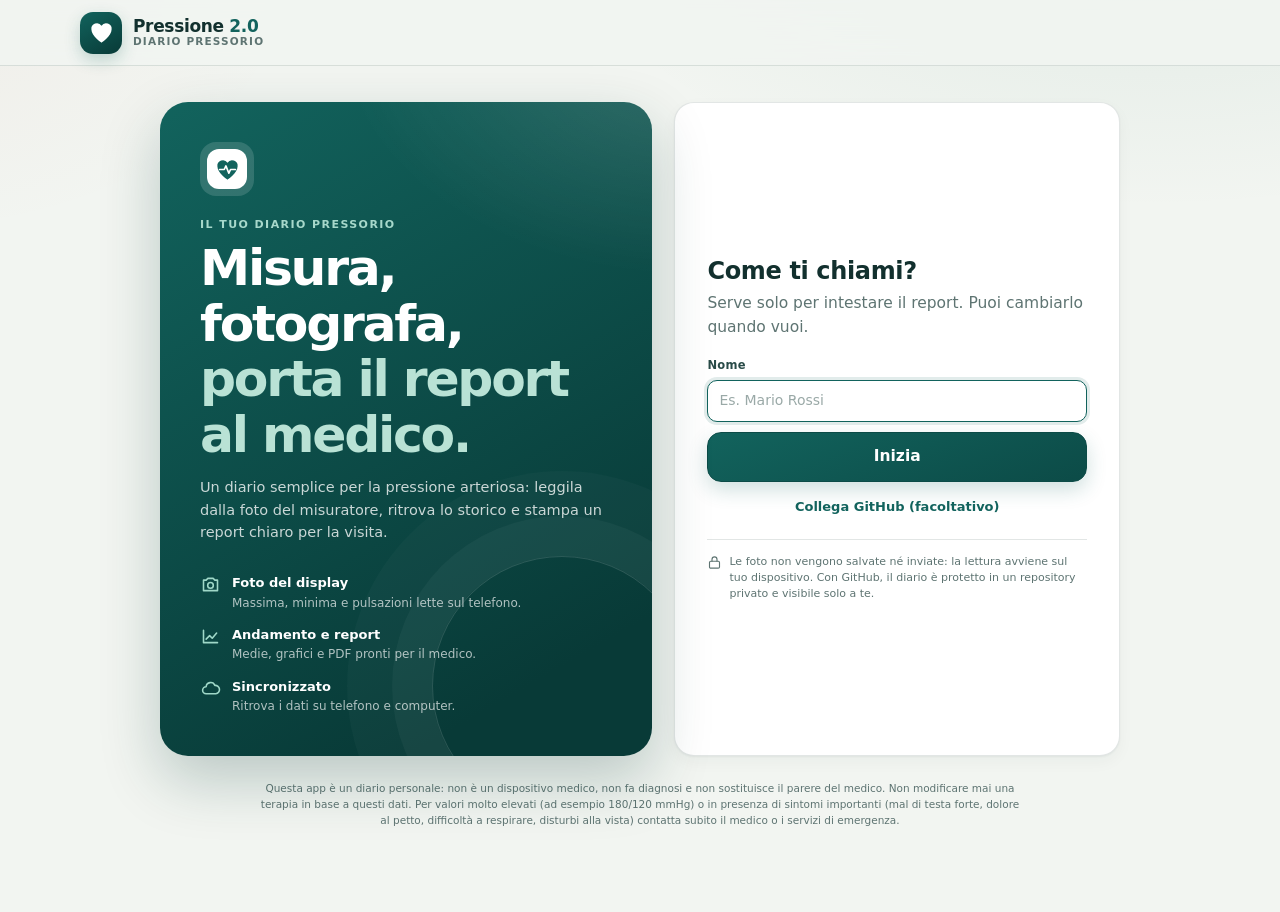
<file: index.html>
<!DOCTYPE html>
<html lang="it">
<head>
  <meta charset="utf-8">
  <meta name="viewport" content="width=device-width, initial-scale=1, viewport-fit=cover">
  <meta name="color-scheme" content="light">
  <meta name="theme-color" content="#12635d">
  <title>Pressione 2.0 · Diario pressorio</title>
  <meta name="description" content="Diario pressorio personale: leggi i valori dalla foto del misuratore, registra data e ora e stampa un report chiaro per il medico. I dati sono tuoi.">
  <meta name="author" content="Pressione 2.0">
  <meta name="robots" content="noindex,nofollow">

  <link rel="manifest" href="manifest.webmanifest">
  <link rel="icon" href="icons/icon.svg" type="image/svg+xml">
  <link rel="icon" href="icons/icon-192.png" type="image/png" sizes="192x192">
  <link rel="apple-touch-icon" href="icons/apple-touch-icon.png">
  <meta name="apple-mobile-web-app-capable" content="yes">
  <meta name="apple-mobile-web-app-status-bar-style" content="default">
  <meta name="apple-mobile-web-app-title" content="Pressione 2.0">
  <meta name="mobile-web-app-capable" content="yes">
  <meta property="og:title" content="Pressione 2.0 · Diario pressorio">
  <meta property="og:description" content="Misura, fotografa il display, porta il report al medico.">
  <meta property="og:type" content="website">

  <link rel="preconnect" href="https://cdn.jsdelivr.net" crossorigin>
  <link rel="stylesheet" href="css/style.css?v=2.1.1">
</head>
<body>
  <div id="app">
    <div class="boot-screen" aria-hidden="true">
      <span class="boot-mark">
        <svg viewBox="0 0 48 48" fill="none" width="34" height="34">
          <path d="M24 42S6 30.5 6 18.2A9.8 9.8 0 0 1 24 12a9.8 9.8 0 0 1 18 6.2C42 30.5 24 42 24 42z" fill="currentColor"/>
          <path d="M10 24h8.2l3-6.4 5.2 13 3-6.6H38" stroke="#fff" stroke-width="3" stroke-linecap="round" stroke-linejoin="round"/>
        </svg>
      </span>
      <span>Pressione 2.0</span>
    </div>
  </div>

  <div id="toast-root" role="status" aria-live="polite"></div>
  <div id="modal-root"></div>
  <div id="print-doc" aria-hidden="true"></div>
  <input type="file" id="import-input" accept=".json,application/json,text/plain" hidden>

  <noscript>
    <div class="noscript-box">
      <h1>Serve JavaScript</h1>
      <p>Pressione 2.0 funziona interamente nel browser. Attiva JavaScript per usare il diario, la lettura dalla foto e il report.</p>
    </div>
  </noscript>

  <!-- Moduli: l'ordine di caricamento è importante (namespace DP). -->
  <script src="js/config.js?v=2.1.1"></script>
  <script src="js/format.js?v=2.1.1"></script>
  <script src="js/ocr-parse.js?v=2.1.1"></script>
  <script src="js/stats.js?v=2.1.1"></script>
  <script src="js/store.js?v=2.1.1"></script>
  <script src="js/cloud.js?v=2.1.1"></script>
  <script src="js/chart.js?v=2.1.1"></script>
  <script src="js/ocr.js?v=2.1.1"></script>
  <script src="js/ui/common.js?v=2.1.1"></script>
  <script src="js/ui/onboarding.js?v=2.1.1"></script>
  <script src="js/ui/auth.js?v=2.1.1"></script>
  <script src="js/ui/entry.js?v=2.1.1"></script>
  <script src="js/ui/dashboard.js?v=2.1.1"></script>
  <script src="js/ui/diary.js?v=2.1.1"></script>
  <script src="js/ui/report.js?v=2.1.1"></script>
  <script src="js/ui/settings.js?v=2.1.1"></script>
  <script src="js/app.js?v=2.1.1"></script>
</body>
</html>
</file>
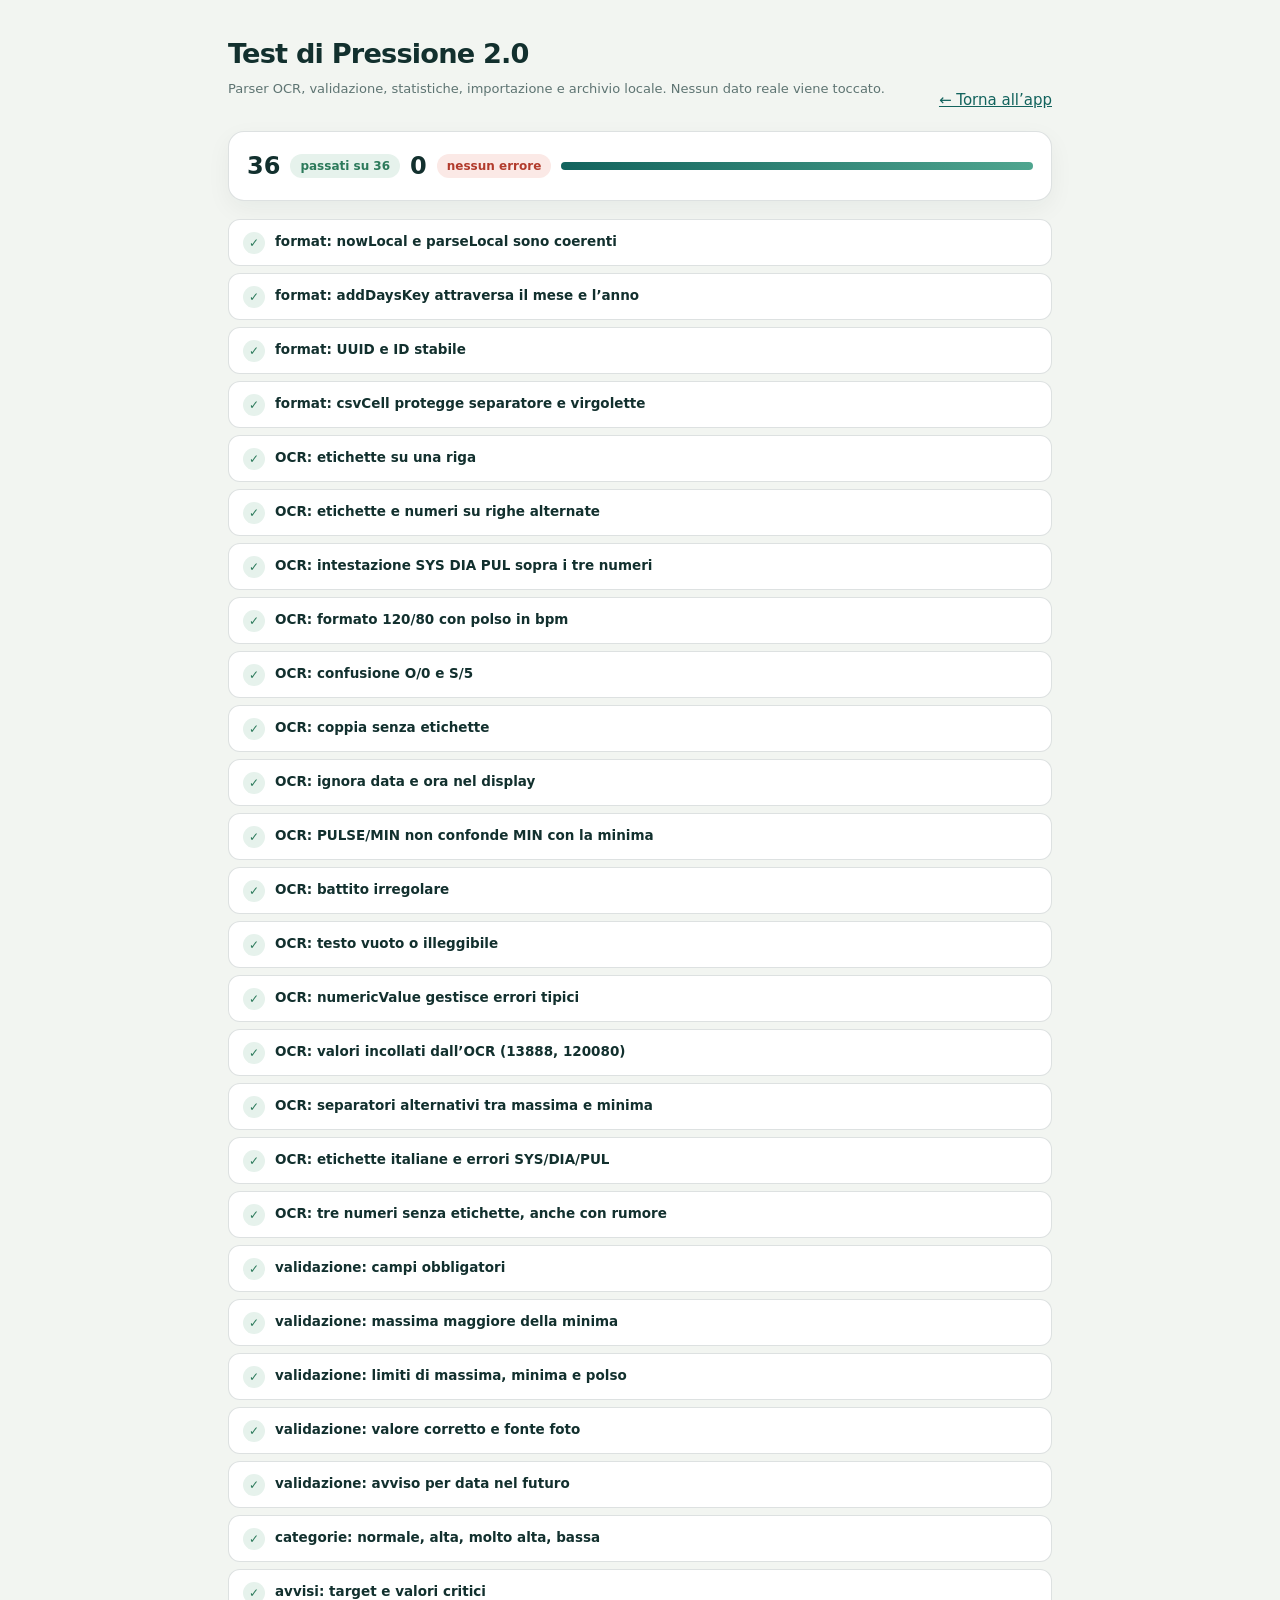
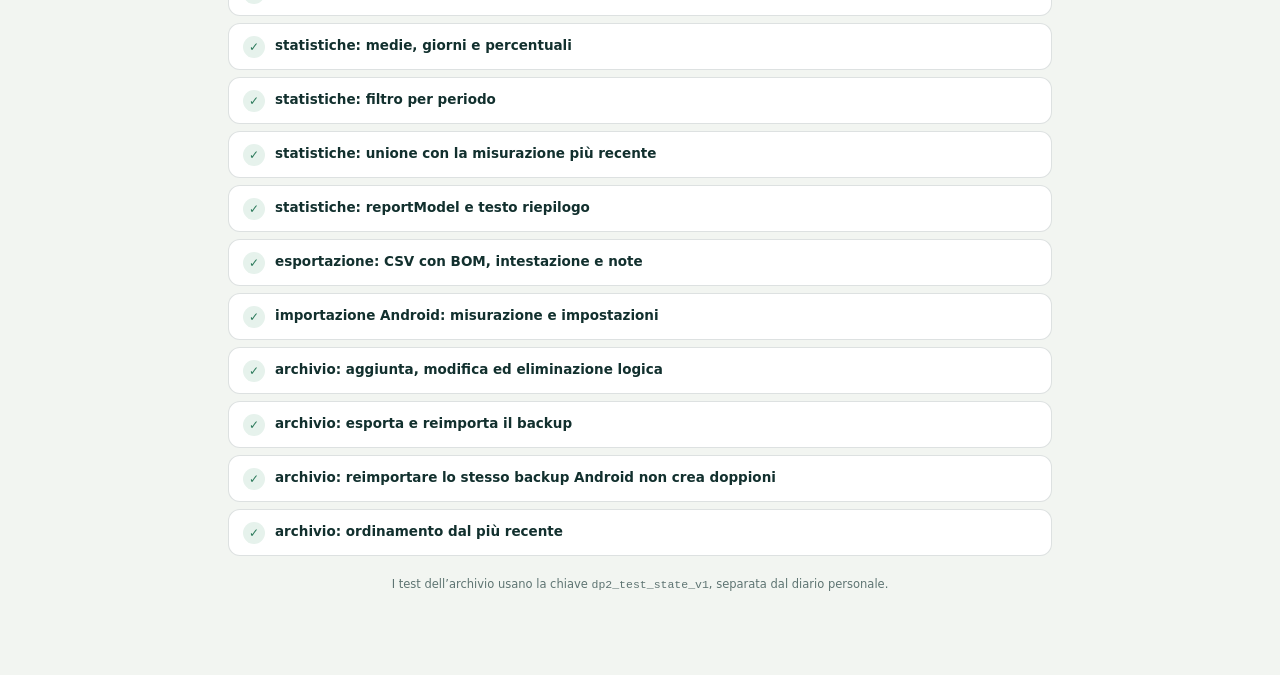
<file: test.html>
<!DOCTYPE html>
<html lang="it">
<head>
  <meta charset="utf-8">
  <meta name="viewport" content="width=device-width, initial-scale=1">
  <meta name="theme-color" content="#12635d">
  <title>Test · Pressione 2.0</title>
  <style>
    :root {
      --bg: #f2f5f1; --surface: #fff; --ink: #12302e; --muted: #5e7472;
      --line: rgba(18, 48, 46, 0.14); --primary: #12635d; --green: #2c7a5b;
      --red: #b23b2c; --amber: #a96a16;
      font-family: "Segoe UI", system-ui, -apple-system, sans-serif;
    }
    * { box-sizing: border-box; }
    body { margin: 0; background: var(--bg); color: var(--ink); font-size: 15px; line-height: 1.5; }
    .wrap { max-width: 860px; margin: 0 auto; padding: 34px 18px 70px; }
    header { display: flex; align-items: flex-end; justify-content: space-between; gap: 16px; flex-wrap: wrap; margin-bottom: 20px; }
    h1 { margin: 0; font-size: 1.7rem; letter-spacing: -0.03em; }
    .sub { color: var(--muted); font-size: 13px; margin-top: 4px; }
    a { color: var(--primary); }
    .summary { display: flex; gap: 10px; align-items: center; flex-wrap: wrap; padding: 16px 18px; border-radius: 16px; background: var(--surface); border: 1px solid var(--line); margin-bottom: 18px; box-shadow: 0 8px 24px rgba(12,42,39,.05); }
    .summary b { font-size: 1.5rem; }
    .pill { display: inline-flex; align-items: center; padding: 3px 10px; border-radius: 999px; font-size: 12px; font-weight: 700; }
    .pill-ok { background: #e6f2ec; color: var(--green); }
    .pill-fail { background: #fbe9e6; color: var(--red); }
    .bar { height: 8px; flex: 1 1 180px; border-radius: 999px; background: #e4ebe5; overflow: hidden; }
    .bar span { display: block; height: 100%; background: linear-gradient(90deg, var(--primary), #4fa58f); }
    .result { display: flex; align-items: flex-start; gap: 10px; padding: 11px 14px; border-radius: 12px; background: var(--surface); border: 1px solid var(--line); margin-bottom: 7px; }
    .mark { width: 22px; height: 22px; flex: 0 0 auto; border-radius: 50%; display: grid; place-items: center; font-size: 12px; font-weight: 800; margin-top: 1px; }
    .ok .mark { background: #e6f2ec; color: var(--green); }
    .ko .mark { background: #fbe9e6; color: var(--red); }
    .result b { font-size: 13.5px; font-weight: 650; display: block; }
    .result pre { margin: 5px 0 0; padding: 8px; border-radius: 8px; background: #fbe9e6; color: #8d2c20; font-size: 11.5px; white-space: pre-wrap; }
    .empty { color: var(--muted); }
    .note { margin-top: 20px; font-size: 11.5px; color: var(--muted); text-align: center; }
    @media (max-width: 520px) { header { flex-direction: column; align-items: flex-start; } }
  </style>
</head>
<body>
  <div class="wrap">
    <header>
      <div>
        <h1>Test di Pressione 2.0</h1>
        <p class="sub">Parser OCR, validazione, statistiche, importazione e archivio locale. Nessun dato reale viene toccato.</p>
      </div>
      <a href="index.html">← Torna all’app</a>
    </header>
    <div class="summary" id="summary">
      <b id="pass-count">0</b><span class="pill pill-ok" id="pass-pill">passati</span>
      <b id="fail-count">0</b><span class="pill pill-fail" id="fail-pill">falliti</span>
      <div class="bar"><span id="bar" style="width:0%"></span></div>
    </div>
    <div id="results"><p class="empty">Esecuzione dei test…</p></div>
    <p class="note">I test dell’archivio usano la chiave <code>dp2_test_state_v1</code>, separata dal diario personale.</p>
  </div>

  <script src="js/config.js"></script>
  <script>
    // Isola completamente i test dal diario reale.
    DP.CONFIG.storageKey = 'dp2_test_state_v1';
    DP.CONFIG.githubConfigKey = 'dp2_test_github_config';
    try { localStorage.removeItem('dp2_test_state_v1'); } catch (e) { /* ignore */ }
  </script>
  <script src="js/format.js"></script>
  <script src="js/ocr-parse.js"></script>
  <script src="js/stats.js"></script>
  <script src="js/store.js"></script>
  <script>
  (function () {
    const tests = [];
    const results = [];
    const esc = DP.Fmt.escapeHtml;

    function test(name, fn) { tests.push({ name: name, fn: fn }); }

    function fail(message) { throw new Error(message || 'Test fallito'); }
    function ok(cond, message) { if (!cond) fail(message || 'Condizione falsa'); }
    function eq(actual, expected, label) {
      if (!Object.is(actual, expected)) {
        fail((label ? label + ': ' : '') + 'atteso ' + JSON.stringify(expected) +
          ', ottenuto ' + JSON.stringify(actual));
      }
    }
    function includes(text, part, label) {
      if (String(text || '').indexOf(part) < 0) {
        fail((label ? label + ': ' : '') + 'manca «' + part + '» in ' + JSON.stringify(String(text).slice(0, 160)));
      }
    }
    function pad2(n) { return String(n).padStart(2, '0'); }
    function todayAt(h, m) {
      return DP.Fmt.todayKey() + 'T' + pad2(h) + ':' + pad2(m);
    }
    function uuid() { return DP.Fmt.uid(); }

    // ---------- formato ----------
    test('format: nowLocal e parseLocal sono coerenti', function () {
      const at = DP.Fmt.nowLocal();
      eq(DP.Fmt.nowLocal(DP.Fmt.parseLocal(at)), at);
      eq(DP.Fmt.dateKey(at), at.slice(0, 10));
    });

    test('format: addDaysKey attraversa il mese e l’anno', function () {
      eq(DP.Fmt.addDaysKey('2026-11-30', 1), '2026-12-01');
      eq(DP.Fmt.addDaysKey('2026-12-31', 1), '2027-01-01');
      eq(DP.Fmt.addDaysKey('2026-03-01', -1), '2026-02-28');
      eq(DP.Fmt.daysBetweenKeys('2026-11-01', '2026-11-18'), 17);
    });

    test('format: UUID e ID stabile', function () {
      const a = DP.Fmt.stableId('stesso-backup|120|80');
      const b = DP.Fmt.stableId('stesso-backup|120|80');
      const c = DP.Fmt.stableId('altro-backup|120|80');
      ok(DP.Fmt.isUuid(DP.Fmt.uid()), 'uid() deve essere un UUID');
      ok(DP.Fmt.isUuid(a), 'stableId() deve avere formato UUID');
      eq(a, b, 'lo stesso seme deve dare lo stesso ID');
      ok(a !== c, 'semi diversi devono dare ID diversi');
    });

    test('format: csvCell protegge separatore e virgolette', function () {
      eq(DP.Fmt.csvCell('normale'), 'normale');
      eq(DP.Fmt.csvCell('a;b'), '"a;b"');
      eq(DP.Fmt.csvCell('a"b'), '"a""b"');
    });

    // ---------- parser OCR ----------
    test('OCR: etichette su una riga', function () {
      const p = DP.OCRParser.parse('SYS 120 DIA 80 PUL 72');
      eq(p.sys, 120, 'massima');
      eq(p.dia, 80, 'minima');
      eq(p.pulse, 72, 'polso');
      eq(p.confidence, 'high', 'confidenza');
    });

    test('OCR: etichette e numeri su righe alternate', function () {
      const p = DP.OCRParser.parse('SYS\n120\nDIA\n80\nPUL\n72');
      eq(p.sys, 120, 'massima');
      eq(p.dia, 80, 'minima');
      eq(p.pulse, 72, 'polso');
    });

    test('OCR: intestazione SYS DIA PUL sopra i tre numeri', function () {
      const p = DP.OCRParser.parse('SYS DIA PUL\n120\n80\n72');
      eq(p.sys, 120, 'massima');
      eq(p.dia, 80, 'minima');
      eq(p.pulse, 72, 'polso');
    });

    test('OCR: formato 120/80 con polso in bpm', function () {
      const p = DP.OCRParser.parse('120/80 72 bpm');
      eq(p.sys, 120, 'massima');
      eq(p.dia, 80, 'minima');
      eq(p.pulse, 72, 'polso');
      eq(p.confidence, 'high', 'confidenza');
    });

    test('OCR: confusione O/0 e S/5', function () {
      const p = DP.OCRParser.parse('SYS 12O DIA 8O PUL 7S');
      eq(p.sys, 120, 'massima');
      eq(p.dia, 80, 'minima');
      eq(p.pulse, 75, 'polso');
    });

    test('OCR: coppia senza etichette', function () {
      const p = DP.OCRParser.parse('12O 8O');
      eq(p.sys, 120, 'massima');
      eq(p.dia, 80, 'minima');
      ok(p.pulse === null, 'non deve inventare il polso');
    });

    test('OCR: ignora data e ora nel display', function () {
      const p = DP.OCRParser.parse('2026-11-18 08:15 SYS 135 DIA 85 PUL 70');
      eq(p.sys, 135, 'massima');
      eq(p.dia, 85, 'minima');
      eq(p.pulse, 70, 'polso');
    });

    test('OCR: PULSE/MIN non confonde MIN con la minima', function () {
      const p = DP.OCRParser.parse('PULSE/MIN 72');
      eq(p.pulse, 72, 'polso');
      ok(p.dia === null, 'la minima non deve essere 72');
    });

    test('OCR: battito irregolare', function () {
      const p = DP.OCRParser.parse('SYS 120 DIA 80 PUL 72 IHB');
      eq(p.irregular, true);
    });

    test('OCR: testo vuoto o illeggibile', function () {
      const a = DP.OCRParser.parse('');
      eq(a.sys, null); eq(a.dia, null); eq(a.confidence, 'none');
      const b = DP.OCRParser.parse('08:15 18/11/2026');
      eq(b.sys, null); eq(b.dia, null);
    });

    test('OCR: numericValue gestisce errori tipici', function () {
      eq(DP.OCRParser.numericValue('12O'), 120);
      eq(DP.OCRParser.numericValue('8O'), 80);
      eq(DP.OCRParser.numericValue('72'), 72);
      eq(DP.OCRParser.numericValue('12.3'), null);
      eq(DP.OCRParser.numericValue('A1'), null);
    });

    test('OCR: valori incollati dall’OCR (13888, 120080)', function () {
      const a = DP.OCRParser.parse('13888 76');
      eq(a.sys, 138, 'massima da 5 cifre');
      eq(a.dia, 88, 'minima da 5 cifre');
      eq(a.pulse, 76, 'polso');
      const b = DP.OCRParser.parse('120080');
      eq(b.sys, 120, 'massima da 6 cifre');
      eq(b.dia, 80, 'minima da 6 cifre');
    });

    test('OCR: separatori alternativi tra massima e minima', function () {
      const a = DP.OCRParser.parse('SYS 138 - DIA 88');
      eq(a.sys, 138, 'massima');
      eq(a.dia, 88, 'minima');
      const b = DP.OCRParser.parse('135.85 70');
      eq(b.sys, 135, 'massima con punto');
      eq(b.dia, 85, 'minima con punto');
      eq(b.pulse, 70, 'polso');
    });

    test('OCR: etichette italiane e errori SYS/DIA/PUL', function () {
      const a = DP.OCRParser.parse('MASSIMA 140 MINIMA 90');
      eq(a.sys, 140, 'massima');
      eq(a.dia, 90, 'minima');
      const b = DP.OCRParser.parse('SVS 1O8 D1A 88 PU1 7S');
      eq(b.sys, 108, 'massima con SVS');
      eq(b.dia, 88, 'minima con D1A');
      eq(b.pulse, 75, 'polso con PU1');
    });

    test('OCR: tre numeri senza etichette, anche con rumore', function () {
      const a = DP.OCRParser.parse('120\n80\n72');
      eq(a.sys, 120, 'massima');
      eq(a.dia, 80, 'minima');
      eq(a.pulse, 72, 'polso');
      const b = DP.OCRParser.parse('137 86 74 118');
      eq(b.sys, 137, 'massima');
      eq(b.dia, 86, 'minima');
      eq(b.pulse, 74, 'polso: non deve prendere 118');
      ok(b.pulse !== b.sys && b.pulse !== b.dia, 'il polso non deve coincidere con massima o minima');
    });

    // ---------- validazione ----------
    test('validazione: campi obbligatori', function () {
      const v = DP.Stats.validateReading({ sys: '', dia: '80', pulse: '', at: DP.Fmt.nowLocal() });
      eq(v.ok, false);
      ok(!!v.errors.sys, 'deve segnalare la massima mancante');
    });

    test('validazione: massima maggiore della minima', function () {
      const v = DP.Stats.validateReading({ sys: '80', dia: '90', pulse: '', at: DP.Fmt.nowLocal() });
      eq(v.ok, false);
      ok(!!v.errors.dia, 'deve segnalare l’ordine dei valori');
    });

    test('validazione: limiti di massima, minima e polso', function () {
      ok(!DP.Stats.validateReading({ sys: '20', dia: '10', pulse: '', at: DP.Fmt.nowLocal() }).ok);
      ok(!DP.Stats.validateReading({ sys: '120', dia: '80', pulse: '300', at: DP.Fmt.nowLocal() }).ok);
      ok(!DP.Stats.validateReading({ sys: '120', dia: '80', pulse: '', at: 'non-una-data' }).ok);
    });

    test('validazione: valore corretto e fonte foto', function () {
      const v = DP.Stats.validateReading({
        sys: '120', dia: '80', pulse: '72', at: DP.Fmt.nowLocal(),
        source: 'photo', note: '  prova  ', arm: 'sx', posture: 'seduto', irregular: true
      });
      eq(v.ok, true);
      eq(v.value.sys, 120);
      eq(v.value.dia, 80);
      eq(v.value.pulse, 72);
      eq(v.value.source, 'photo');
      eq(v.value.note, 'prova');
      eq(v.value.arm, 'sx');
      eq(v.value.irregular, true);
    });

    test('validazione: avviso per data nel futuro', function () {
      const future = DP.Fmt.nowLocal(new Date(Date.now() + 2 * 86400000));
      const v = DP.Stats.validateReading({ sys: '120', dia: '80', at: future });
      eq(v.ok, true);
      ok(v.warnings.some(function (w) { return /futuro/i.test(w); }), 'deve avvisare sulla data futura');
    });

    // ---------- categorie e statistiche ----------
    const target = { sys: 135, dia: 85 };
    const limits = { sysLow: 90, diaLow: 60, pulseLow: 50, pulseHigh: 100 };

    test('categorie: normale, alta, molto alta, bassa', function () {
      eq(DP.Stats.category({ sys: 120, dia: 75 }, target, limits).key, 'normal');
      eq(DP.Stats.category({ sys: 140, dia: 80 }, target, limits).key, 'high');
      eq(DP.Stats.category({ sys: 185, dia: 125 }, target, limits).key, 'critical');
      eq(DP.Stats.category({ sys: 85, dia: 70 }, target, limits).key, 'low');
    });

    test('avvisi: target e valori critici', function () {
      const high = DP.Stats.warnings({ sys: 150, dia: 80, pulse: 70 }, target, limits);
      ok(high.length >= 1 && high[0].tone === 'high', 'deve avvisare sul target');
      includes(high[0].text, '135', 'target massima nel testo');
      const critical = DP.Stats.warnings({ sys: 185, dia: 125, pulse: 90 }, target, limits);
      eq(critical[0].tone, 'critical');
      const pulse = DP.Stats.warnings({ sys: 120, dia: 75, pulse: 120 }, target, limits);
      ok(pulse.some(function (w) { return w.tone === 'pulse'; }), 'deve avvisare sul polso alto');
    });

    test('statistiche: medie, giorni e percentuali', function () {
      const list = [
        { id: uuid(), at: todayAt(8, 0), sys: 120, dia: 80, pulse: 70 },
        { id: uuid(), at: todayAt(20, 0), sys: 150, dia: 90, pulse: 80 }
      ];
      const s = DP.Stats.summarize(list, target, limits);
      eq(s.count, 2);
      eq(s.days, 1);
      eq(s.avg.sys, 135);
      eq(s.avg.dia, 85);
      eq(s.avg.pulse, 75);
      eq(s.normal, 1);
      eq(s.high, 1);
      eq(s.above, 1);
      eq(s.percentNormal, 50);
      eq(s.morning.count, 1);
      eq(s.evening.count, 1);
    });

    test('statistiche: filtro per periodo', function () {
      const list = [
        { id: uuid(), at: DP.Fmt.addDaysKey(DP.Fmt.todayKey(), -40) + 'T08:00', sys: 130, dia: 80, pulse: 70 },
        { id: uuid(), at: todayAt(8, 0), sys: 120, dia: 78, pulse: 68 }
      ];
      eq(DP.Stats.filterPeriod(list, { days: 30 }).length, 1);
      eq(DP.Stats.filterPeriod(list, { days: 0 }).length, 2);
    });

    test('statistiche: unione con la misurazione più recente', function () {
      const base = {
        id: uuid(), at: '2026-11-01T08:00', sys: 120, dia: 80, pulse: 70,
        createdAt: '2026-11-01T07:00:00.000Z', updatedAt: '2026-11-01T07:00:00.000Z'
      };
      const newer = Object.assign({}, base, { sys: 130, updatedAt: '2026-11-02T07:00:00.000Z' });
      const older = Object.assign({}, base, { sys: 110, updatedAt: '2026-10-01T07:00:00.000Z' });
      eq(DP.Stats.mergeReadings([base], [newer])[0].sys, 130);
      eq(DP.Stats.mergeReadings([base], [older])[0].sys, 120);
    });

    test('statistiche: reportModel e testo riepilogo', function () {
      const list = [
        { id: uuid(), at: DP.Fmt.todayKey() + 'T08:00', sys: 120, dia: 80, pulse: 70 },
        { id: uuid(), at: DP.Fmt.todayKey() + 'T20:00', sys: 150, dia: 90, pulse: 80 }
      ];
      const m = DP.Stats.reportModel(list, {
        period: { days: 7 }, target: target, limits: limits, name: 'Mario Rossi'
      });
      eq(m.summary.count, 2);
      eq(m.name, 'Mario Rossi');
      includes(m.periodLabel, '7');
      const text = DP.Stats.summaryText(m);
      includes(text, 'Mario Rossi');
      includes(text, 'Media: 135/85');
    });

    test('esportazione: CSV con BOM, intestazione e note', function () {
      const csv = DP.Stats.csv([
        { id: uuid(), at: '2026-11-18T08:00', sys: 120, dia: 80, pulse: 70, note: 'prova; nota' }
      ]);
      eq(csv.charCodeAt(0), 0xFEFF);
      includes(csv, 'Data;Ora;Massima (mmHg);Minima (mmHg)');
      includes(csv, '120;80;70');
      includes(csv, '"prova; nota"');
    });

    test('importazione Android: misurazione e impostazioni', function () {
      const conv = DP.Stats.fromAndroidBackup({
        misurazioni: [{
          id: 42, timestamp: '2026-11-17T07:30:00.000Z',
          systolic: 130, diastolic: 85, pulse: 68
        }],
        impostazioni: { sysHigh: 140, diaHigh: 90, sysLow: 95, diaLow: 65, pulseLow: 50, pulseHigh: 100 }
      });
      eq(conv.readings.length, 1);
      eq(conv.readings[0].sys, 130);
      eq(conv.readings[0].dia, 85);
      eq(conv.profile.target.sys, 140);
      eq(conv.profile.limits.diaLow, 65);
    });

    // ---------- archivio locale ----------
    test('archivio: aggiunta, modifica ed eliminazione logica', function () {
      DP.Store.clearAll({ keepProfile: false });
      const r = DP.Store.addReading({
        at: '2026-11-18T08:00', sys: 120, dia: 80, pulse: 70, source: 'manual'
      });
      eq(DP.Store.readings().length, 1);
      DP.Store.updateReading(r.id, { sys: 125, note: 'corretta' });
      eq(DP.Store.getReading(r.id).sys, 125);
      eq(DP.Store.getReading(r.id).note, 'corretta');
      DP.Store.deleteReading(r.id);
      eq(DP.Store.readings().length, 0, 'le attive non includono le cancellate');
      eq(DP.Store.allReadings().length, 1, 'la tombstone resta per il sync');
      eq(DP.Store.allReadings()[0].deleted, true);
    });

    test('archivio: esporta e reimporta il backup', function () {
      DP.Store.clearAll({ keepProfile: false });
      DP.Store.setOnboarded('Mario Rossi');
      DP.Store.addReading({ at: '2026-11-18T08:00', sys: 120, dia: 80, pulse: 70 });
      const backup = DP.Store.exportBackup();
      eq(backup.readings.length, 1);
      DP.Store.clearAll({ keepProfile: false });
      const res = DP.Store.importBackup(backup);
      eq(res.ok, true);
      eq(DP.Store.readings().length, 1);
      eq(DP.Store.profile().name, 'Mario Rossi');
    });

    test('archivio: reimportare lo stesso backup Android non crea doppioni', function () {
      DP.Store.clearAll({ keepProfile: false });
      const android = {
        misurazioni: [{
          id: 42, timestamp: '2026-11-17T07:30:00.000Z',
          systolic: 130, diastolic: 85, pulse: 68
        }],
        impostazioni: { sysHigh: 140, diaHigh: 90 }
      };
      const first = DP.Store.importBackup(android);
      eq(first.ok, true);
      eq(DP.Store.readings().length, 1);
      const second = DP.Store.importBackup(android);
      eq(second.ok, true);
      eq(second.added, 0);
      eq(DP.Store.readings().length, 1);
    });

    test('archivio: ordinamento dal più recente', function () {
      DP.Store.clearAll({ keepProfile: false });
      DP.Store.addReading({ at: '2026-11-18T08:00', sys: 120, dia: 80, pulse: 70 });
      DP.Store.addReading({ at: '2026-11-18T20:00', sys: 130, dia: 85, pulse: 72 });
      eq(DP.Store.readings()[0].at, '2026-11-18T20:00');
      eq(DP.Store.readings()[1].at, '2026-11-18T08:00');
    });

    // ---------- esecuzione ----------
    function run() {
      tests.forEach(function (t) {
        try {
          t.fn();
          results.push({ name: t.name, ok: true });
        } catch (e) {
          results.push({ name: t.name, ok: false, error: e && e.message ? e.message : String(e) });
        }
      });
      // Non lasciare dati di prova nel browser.
      try { DP.Store.clearAll({ keepProfile: false }); } catch (e) { /* ignore */ }
      try { localStorage.removeItem('dp2_test_state_v1'); } catch (e) { /* ignore */ }

      const passed = results.filter(function (r) { return r.ok; }).length;
      const failed = results.length - passed;
      document.getElementById('pass-count').textContent = passed;
      document.getElementById('fail-count').textContent = failed;
      document.getElementById('bar').style.width = Math.round((passed / results.length) * 100) + '%';
      document.getElementById('pass-pill').textContent = 'passati su ' + results.length;
      document.getElementById('fail-pill').textContent = failed ? 'falliti' : 'nessun errore';

      const root = document.getElementById('results');
      root.innerHTML = results.map(function (r) {
        return '<div class="result ' + (r.ok ? 'ok' : 'ko') + '">' +
          '<span class="mark">' + (r.ok ? '✓' : '!') + '</span>' +
          '<div><b>' + esc(r.name) + '</b>' +
          (r.ok ? '' : '<pre>' + esc(r.error) + '</pre>') +
          '</div></div>';
      }).join('');

      if (failed) {
        document.title = '⚠ ' + failed + ' test falliti · Pressione 2.0';
      } else {
        document.title = '✓ Tutti i test passati · Pressione 2.0';
      }
    }

    run();
  })();
  </script>
</body>
</html>
</file>
<file: css/style.css>
/* ============================================================
   PRESSIONE 2.0 — foglio di stile unico
   Palette: verde profondo, carta calda, corallo per gli avvisi.
   ============================================================ */

:root {
  --bg: #f2f5f1;
  --bg-deep: #e7ede6;
  --surface: #ffffff;
  --surface-soft: #f8faf7;
  --surface-2: #eef4ef;
  --ink: #12302e;
  --ink-2: #294b48;
  --muted: #5e7472;
  --muted-2: #7d918f;
  --line: rgba(18, 48, 46, 0.12);
  --line-strong: rgba(18, 48, 46, 0.2);
  --primary: #12635d;
  --primary-dark: #0c4b47;
  --primary-deep: #083a37;
  --primary-soft: #e2efea;
  --primary-soft-2: #d3e7df;
  --accent: #c8553d;
  --accent-soft: #fbeae5;
  --blue: #1d6fb8;
  --blue-soft: #e8f1fa;
  --green: #2c7a5b;
  --green-soft: #e6f2ec;
  --amber: #a96a16;
  --amber-soft: #fbf0dd;
  --red: #b23b2c;
  --red-soft: #fbe9e6;
  --shadow-sm: 0 1px 2px rgba(12, 42, 39, 0.05), 0 6px 16px rgba(12, 42, 39, 0.04);
  --shadow: 0 2px 4px rgba(12, 42, 39, 0.04), 0 16px 40px rgba(12, 42, 39, 0.07);
  --shadow-lg: 0 24px 70px rgba(8, 35, 32, 0.22);
  --radius: 20px;
  --radius-sm: 12px;
  --radius-xs: 9px;
  --maxw: 1120px;
  --header-h: 66px;
  --safe-bottom: env(safe-area-inset-bottom, 0px);
  --font: "Segoe UI", system-ui, -apple-system, BlinkMacSystemFont, Roboto, "Helvetica Neue", Arial, sans-serif;
  color-scheme: light;
}

*,
*::before,
*::after { box-sizing: border-box; }

html {
  -webkit-text-size-adjust: 100%;
  scroll-behavior: smooth;
}

body {
  margin: 0;
  min-height: 100vh;
  background:
    radial-gradient(1000px 500px at 90% -10%, rgba(44, 122, 91, 0.09), transparent 60%),
    radial-gradient(700px 400px at -10% 0%, rgba(200, 85, 61, 0.05), transparent 60%),
    var(--bg);
  color: var(--ink);
  font-family: var(--font);
  font-size: 15.5px;
  line-height: 1.55;
  -webkit-font-smoothing: antialiased;
}

body.modal-open { overflow: hidden; }

h1, h2, h3, h4, p { margin: 0; }
h1 { font-size: clamp(1.85rem, 4vw, 2.65rem); line-height: 1.1; letter-spacing: -0.035em; font-weight: 750; }
h2 { font-size: 1.2rem; line-height: 1.25; letter-spacing: -0.015em; font-weight: 720; }
h3 { font-size: 1.02rem; line-height: 1.3; font-weight: 700; }

a { color: var(--primary); text-decoration: none; }
a:hover { text-decoration: underline; }

button, input, select, textarea { font: inherit; color: inherit; }
button { cursor: pointer; }
img { max-width: 100%; display: block; }
[hidden] { display: none !important; }

:focus-visible {
  outline: 2px solid var(--primary);
  outline-offset: 3px;
}

.ic {
  width: 20px;
  height: 20px;
  flex: 0 0 auto;
  vertical-align: -0.18em;
}

/* ---------- struttura ---------- */
#app {
  min-height: 100vh;
  display: flex;
  flex-direction: column;
}

.topbar {
  position: sticky;
  top: 0;
  z-index: 40;
  height: var(--header-h);
  display: flex;
  align-items: center;
  justify-content: space-between;
  gap: 16px;
  padding: 0 max(18px, calc((100vw - var(--maxw)) / 2));
  background: rgba(242, 245, 241, 0.86);
  border-bottom: 1px solid var(--line);
  backdrop-filter: blur(16px) saturate(140%);
  -webkit-backdrop-filter: blur(16px) saturate(140%);
}

.brand {
  display: inline-flex;
  align-items: center;
  gap: 11px;
  padding: 4px;
  margin-left: -4px;
  border: 0;
  background: none;
  border-radius: 12px;
  color: var(--primary);
  text-align: left;
}

.brand:hover { text-decoration: none; }

.brand-mark {
  width: 42px;
  height: 42px;
  display: grid;
  place-items: center;
  border-radius: 13px;
  background: linear-gradient(150deg, var(--primary) 0%, var(--primary-deep) 100%);
  color: #fff;
  box-shadow: 0 6px 16px rgba(18, 99, 93, 0.24);
}

.brand-mark svg { width: 27px; height: 27px; }

.brand-text { display: flex; flex-direction: column; line-height: 1.12; }
.brand-name { font-size: 17px; font-weight: 650; color: var(--ink); letter-spacing: -0.02em; }
.brand-name b { color: var(--primary); }
.brand-sub { font-size: 10.5px; letter-spacing: 0.11em; text-transform: uppercase; color: var(--muted); font-weight: 650; }

.topbar-actions { display: flex; align-items: center; gap: 10px; }

.sync-chip {
  display: inline-flex;
  align-items: center;
  gap: 7px;
  height: 34px;
  padding: 0 12px;
  border: 1px solid var(--line);
  border-radius: 999px;
  background: var(--surface);
  color: var(--muted);
  font-size: 12px;
  font-weight: 650;
  white-space: nowrap;
  box-shadow: var(--shadow-sm);
}

.sync-dot {
  width: 8px;
  height: 8px;
  border-radius: 50%;
  background: #9aaca9;
  box-shadow: 0 0 0 3px rgba(154, 172, 169, 0.15);
}

.sync-ready .sync-dot,
.sync-synced .sync-dot { background: var(--green); box-shadow: 0 0 0 3px rgba(44, 122, 91, 0.16); }
.sync-connecting .sync-dot,
.sync-syncing .sync-dot { background: var(--blue); animation: pulse 1.1s infinite; }
.sync-offline .sync-dot { background: var(--amber); }
.sync-error .sync-dot { background: var(--red); }

@keyframes pulse {
  0%, 100% { opacity: 1; transform: scale(1); }
  50% { opacity: 0.45; transform: scale(0.8); }
}

.avatar {
  width: 38px;
  height: 38px;
  border-radius: 50%;
  border: 1px solid var(--line-strong);
  background: linear-gradient(145deg, var(--primary-soft), #fff);
  color: var(--primary-dark);
  font-weight: 750;
  font-size: 15px;
  display: grid;
  place-items: center;
  box-shadow: var(--shadow-sm);
}

.avatar:hover { border-color: var(--primary); }

.tabs {
  position: sticky;
  top: var(--header-h);
  z-index: 35;
  display: flex;
  gap: 4px;
  padding: 7px max(18px, calc((100vw - var(--maxw)) / 2));
  background: rgba(242, 245, 241, 0.9);
  border-bottom: 1px solid var(--line);
  backdrop-filter: blur(14px);
  -webkit-backdrop-filter: blur(14px);
}

.tab {
  display: inline-flex;
  align-items: center;
  gap: 8px;
  height: 40px;
  padding: 0 15px;
  border: 0;
  border-radius: 11px;
  background: transparent;
  color: var(--muted);
  font-size: 13.5px;
  font-weight: 650;
  transition: background 0.18s, color 0.18s;
}

.tab .ic { width: 18px; height: 18px; }
.tab:hover { background: var(--surface-2); color: var(--ink); }
.tab.active { background: var(--surface); color: var(--primary-dark); box-shadow: var(--shadow-sm); }
.tab.active .ic { color: var(--primary); }

.view {
  flex: 1;
  width: 100%;
  max-width: var(--maxw);
  margin: 0 auto;
  padding: 28px max(18px, calc((100vw - var(--maxw)) / 2)) 84px;
}

.view:focus { outline: none; }

.app-footer {
  display: flex;
  justify-content: center;
  gap: 8px;
  padding: 22px 18px 30px;
  color: var(--muted);
  font-size: 12.5px;
  border-top: 1px solid var(--line);
  background: rgba(255, 255, 255, 0.45);
}

.footer-sep { opacity: 0.5; }

.offline-bar {
  position: fixed;
  z-index: 45;
  left: 50%;
  bottom: 18px;
  transform: translateX(-50%);
  display: flex;
  align-items: center;
  gap: 10px;
  width: min(560px, calc(100vw - 28px));
  padding: 11px 15px;
  border-radius: 14px;
  background: #3d3324;
  color: #fff8e9;
  font-size: 12.8px;
  box-shadow: var(--shadow);
}

.offline-bar .ic { color: #f0c674; }

.onboarding .tabs,
.onboarding .app-footer,
.onboarding .topbar-actions { display: none; }

/* ---------- pagine ---------- */
.page { display: flex; flex-direction: column; gap: 18px; }
.page > * { min-width: 0; }

.page-head {
  display: flex;
  align-items: flex-end;
  justify-content: space-between;
  gap: 20px;
  padding: 4px 2px 2px;
}

.page-head h1 { margin-top: 2px; }
.page-sub { color: var(--muted); margin-top: 6px; max-width: 620px; font-size: 14.5px; }
.page-actions { display: flex; align-items: center; gap: 9px; flex-wrap: wrap; }

.eyebrow {
  display: block;
  font-size: 11px;
  line-height: 1.3;
  font-weight: 750;
  letter-spacing: 0.13em;
  text-transform: uppercase;
  color: var(--primary);
}

.muted { color: var(--muted); }
.small { font-size: 13px; }
.small-note { font-size: 12.5px; color: var(--muted); display: flex; align-items: flex-start; gap: 7px; line-height: 1.45; }
.small-note .ic { width: 15px; height: 15px; margin-top: 1px; }

/* ---------- carte ---------- */
.card {
  background: var(--surface);
  border: 1px solid var(--line);
  border-radius: var(--radius);
  box-shadow: var(--shadow-sm);
  padding: 22px;
}

.card-head {
  display: flex;
  align-items: flex-start;
  justify-content: space-between;
  gap: 16px;
  margin-bottom: 16px;
}

.card-head h2 { display: flex; align-items: center; gap: 8px; }
.card-head h2 .ic { width: 19px; height: 19px; color: var(--primary); }
.card-head p { color: var(--muted); font-size: 13px; margin-top: 3px; }

.section-title { margin-bottom: 4px; }
.section-title h2 { margin-bottom: 3px; }
.section-title p { color: var(--muted); font-size: 13px; }

/* ---------- bottoni ---------- */
.btn {
  display: inline-flex;
  align-items: center;
  justify-content: center;
  gap: 8px;
  height: 42px;
  padding: 0 17px;
  border-radius: var(--radius-sm);
  border: 1px solid transparent;
  background: var(--surface);
  color: var(--ink);
  font-size: 14px;
  font-weight: 680;
  line-height: 1;
  white-space: nowrap;
  text-decoration: none;
  transition: transform 0.12s, background 0.18s, border-color 0.18s, box-shadow 0.18s;
}

.btn:hover { text-decoration: none; transform: translateY(-1px); }
.btn:active { transform: translateY(0); }
.btn .ic { width: 18px; height: 18px; }

.btn-primary {
  background: linear-gradient(160deg, var(--primary) 0%, var(--primary-dark) 100%);
  color: #fff;
  border-color: var(--primary-dark);
  box-shadow: 0 8px 20px rgba(18, 99, 93, 0.2);
}
.btn-primary:hover { background: var(--primary-dark); }

.btn-soft { background: var(--primary-soft); color: var(--primary-dark); border-color: transparent; }
.btn-soft:hover { background: var(--primary-soft-2); }

.btn-ghost { background: var(--surface); border-color: var(--line-strong); color: var(--ink-2); }
.btn-ghost:hover { border-color: var(--primary); color: var(--primary); }

.btn-danger { background: var(--red); color: #fff; border-color: #962f23; }
.btn-danger-ghost { color: var(--red); border-color: rgba(178, 59, 44, 0.3); background: transparent; }
.btn-danger-ghost:hover { background: var(--red-soft); border-color: var(--red); color: var(--red); }

.btn-sm { height: 34px; padding: 0 12px; font-size: 12.5px; border-radius: 10px; }
.btn-lg { height: 50px; padding: 0 22px; font-size: 15.5px; border-radius: 14px; }
.btn-block { width: 100%; }
.btn[disabled], .btn:disabled { opacity: 0.45; pointer-events: none; }

.icon-btn {
  display: inline-grid;
  place-items: center;
  width: 36px;
  height: 36px;
  padding: 0;
  border: 1px solid var(--line);
  border-radius: 50%;
  background: var(--surface);
  color: var(--ink-2);
}
.icon-btn:hover { border-color: var(--primary); color: var(--primary); }

.btn-row { display: flex; align-items: center; gap: 9px; flex-wrap: wrap; }
.btn-row-wrap { flex-wrap: wrap; }
.link-btn {
  display: inline-flex;
  align-items: center;
  gap: 4px;
  padding: 2px 0;
  border: 0;
  background: none;
  color: var(--primary);
  font-size: 13px;
  font-weight: 680;
}
.link-btn:hover { text-decoration: underline; }
.link-btn .ic { width: 17px; height: 17px; }

/* ---------- chip, stati, stat ---------- */
.chip {
  display: inline-flex;
  align-items: center;
  gap: 4px;
  padding: 2px 8px;
  border-radius: 999px;
  background: var(--surface-2);
  color: var(--ink-2);
  font-size: 10.5px;
  font-weight: 700;
  letter-spacing: 0.02em;
  white-space: nowrap;
}
.chip-neutral { background: var(--surface-2); color: var(--muted); }
.chip-warn { background: var(--amber-soft); color: #87550f; }
.chip-ok { background: var(--green-soft); color: var(--green); }
.chip-high { background: var(--accent-soft); color: var(--accent); }
.chip-critical { background: var(--red-soft); color: var(--red); }

.status {
  display: inline-flex;
  align-items: center;
  padding: 3px 9px;
  border-radius: 999px;
  font-size: 10.5px;
  font-weight: 750;
  letter-spacing: 0.02em;
  white-space: nowrap;
}
.status-normal { background: var(--green-soft); color: #1f6a4c; }
.status-high { background: var(--accent-soft); color: #a33e29; }
.status-critical { background: var(--red); color: #fff; }
.status-low { background: var(--blue-soft); color: #145b9a; }
.status-pulse { background: var(--amber-soft); color: #8a5a10; }
.status-irregular { background: #f3e9fb; color: #6b3d94; }
.status-trend { background: var(--surface-2); color: var(--muted); }

.stat-card {
  display: flex;
  flex-direction: column;
  gap: 1px;
  padding: 13px 14px;
  border: 1px solid var(--line);
  border-radius: 14px;
  background: var(--surface);
  min-width: 0;
}
.stat-label { font-size: 10.5px; letter-spacing: 0.08em; text-transform: uppercase; color: var(--muted); font-weight: 750; }
.stat-value { font-size: 1.35rem; line-height: 1.2; font-weight: 750; letter-spacing: -0.03em; white-space: nowrap; }
.stat-value b { font-weight: 750; }
.stat-value i { font-style: normal; color: var(--muted-2); font-weight: 400; margin: 0 1px; }
.stat-value small { font-size: 10.5px; font-weight: 600; color: var(--muted); margin-left: 3px; letter-spacing: 0; }
.stat-sub { font-size: 10.8px; color: var(--muted); white-space: nowrap; overflow: hidden; text-overflow: ellipsis; }
.stat-normal { background: linear-gradient(160deg, #fff, var(--green-soft)); border-color: rgba(44, 122, 91, 0.2); }
.stat-normal .stat-value { color: #1f6a4c; }
.stat-high { background: linear-gradient(160deg, #fff, var(--accent-soft)); border-color: rgba(200, 85, 61, 0.2); }
.stat-high .stat-value { color: #a33e29; }

/* ---------- dashboard ---------- */
.today-hero {
  display: flex;
  align-items: flex-end;
  justify-content: space-between;
  gap: 24px;
  padding: 16px 4px 8px;
}
.hero-copy { max-width: 640px; }
.today-hero h1 { margin: 3px 0 7px; }
.hero-lead { color: var(--muted); max-width: 560px; font-size: 14.5px; }
.hero-actions { display: flex; gap: 9px; flex-wrap: wrap; padding-bottom: 4px; }

.dash-top {
  display: grid;
  grid-template-columns: minmax(0, 1.18fr) minmax(0, 0.82fr);
  gap: 18px;
  align-items: stretch;
}
.dash-side { display: flex; flex-direction: column; gap: 12px; min-width: 0; }
.kpi-grid { display: grid; grid-template-columns: repeat(3, minmax(0, 1fr)); gap: 10px; }
.dash-bottom {
  display: grid;
  grid-template-columns: minmax(0, 1.18fr) minmax(0, 0.82fr);
  gap: 18px;
  align-items: start;
}
.dash-aside { display: flex; flex-direction: column; gap: 14px; }

.latest-card {
  position: relative;
  overflow: hidden;
  padding: 26px;
  border-top: 4px solid var(--tone, var(--primary));
  background:
    radial-gradient(500px 220px at 100% 0%, var(--tone-soft, var(--primary-soft)), transparent 70%),
    var(--surface);
}
.tone-normal { --tone: var(--green); --tone-soft: rgba(44, 122, 91, 0.14); }
.tone-high { --tone: var(--accent); --tone-soft: rgba(200, 85, 61, 0.13); }
.tone-critical { --tone: var(--red); --tone-soft: rgba(178, 59, 44, 0.14); }
.tone-low { --tone: var(--blue); --tone-soft: rgba(29, 111, 184, 0.12); }

.latest-head { display: flex; align-items: flex-start; justify-content: space-between; gap: 12px; }
.latest-when { display: flex; align-items: center; gap: 5px; color: var(--muted); font-size: 12.5px; margin-top: 4px; }
.latest-when .ic { width: 14px; height: 14px; }
.latest-main { display: flex; align-items: flex-end; gap: 16px; flex-wrap: wrap; margin: 20px 0 2px; }
.latest-value {
  font-size: clamp(3.5rem, 8vw, 5.1rem);
  line-height: 0.94;
  font-weight: 770;
  letter-spacing: -0.06em;
  color: var(--ink);
  white-space: nowrap;
}
.latest-value span { color: var(--muted-2); font-weight: 300; margin: 0 2px; }
.latest-value small { font-size: 12px; font-weight: 650; letter-spacing: 0.02em; color: var(--muted); margin-left: 7px; }
.latest-pulse {
  display: flex;
  align-items: baseline;
  gap: 5px;
  padding: 8px 12px;
  border-radius: 12px;
  background: var(--surface);
  border: 1px solid var(--line);
  color: var(--muted);
  margin-bottom: 8px;
}
.latest-pulse .ic { width: 17px; height: 17px; color: var(--accent); align-self: center; }
.latest-pulse b { font-size: 1.2rem; color: var(--ink); }
.latest-pulse span { font-size: 10.5px; }
.latest-target { font-size: 12px; color: var(--muted); margin-top: 7px; }
.latest-warnings { display: flex; flex-direction: column; gap: 6px; margin-top: 16px; }
.mini-warn { display: flex; align-items: flex-start; gap: 7px; font-size: 12.3px; line-height: 1.42; padding: 8px 10px; border-radius: 10px; background: var(--surface); border: 1px solid var(--line); }
.mini-warn .ic { width: 15px; height: 15px; margin-top: 1px; }
.mini-warn.tone-critical { color: var(--red); background: var(--red-soft); border-color: rgba(178, 59, 44, 0.2); }
.mini-warn.tone-high { color: #8d3a28; background: var(--accent-soft); border-color: rgba(200, 85, 61, 0.2); }
.mini-warn.tone-low { color: #145b9a; background: var(--blue-soft); border-color: rgba(29, 111, 184, 0.2); }
.mini-warn.tone-trend { color: var(--muted); }
.latest-ok { display: flex; align-items: center; gap: 6px; margin-top: 16px; color: var(--green); font-size: 12.5px; font-weight: 600; }
.latest-ok .ic { width: 16px; height: 16px; }
.latest-actions { display: flex; gap: 7px; margin-top: 18px; padding-top: 14px; border-top: 1px solid var(--line); }

.latest-empty { border-top-color: var(--line-strong); }
.latest-empty-body { display: flex; align-items: flex-start; gap: 16px; margin: 22px 0; }
.latest-empty-icon {
  width: 58px;
  height: 58px;
  flex: 0 0 auto;
  display: grid;
  place-items: center;
  border-radius: 18px;
  background: var(--primary-soft);
  color: var(--primary);
}
.latest-empty-icon .ic { width: 30px; height: 30px; }
.latest-empty-body h2 { font-size: 1.35rem; margin-bottom: 5px; }
.latest-empty-body p { color: var(--muted); font-size: 13.5px; }
.latest-empty-actions { display: flex; gap: 9px; flex-wrap: wrap; }

.me-card {
  border: 1px solid var(--line);
  border-radius: 16px;
  background: var(--surface);
  padding: 16px;
  box-shadow: var(--shadow-sm);
}
.me-card h3 { margin-bottom: 2px; }
.me-card > .small { margin-bottom: 10px; }
.me-row { display: flex; align-items: center; gap: 10px; padding: 8px 0; border-top: 1px solid var(--line); }
.me-row:first-of-type { border-top: 0; }
.me-icon { width: 30px; height: 30px; border-radius: 9px; display: grid; place-items: center; background: var(--surface-2); color: var(--primary); }
.me-icon .ic { width: 15px; height: 15px; }
.me-row > div { display: flex; flex-direction: column; flex: 1; min-width: 0; }
.me-row b { font-size: 12.5px; }
.me-row small { color: var(--muted); font-size: 10.5px; }
.me-value { font-weight: 750; font-size: 14px; color: var(--ink); white-space: nowrap; }

.chart-card { padding-bottom: 18px; }
.chart-wrap { position: relative; width: 100%; height: 260px; }
.chart-wrap canvas { width: 100%; height: 100%; display: block; }
.chart-legend { display: flex; align-items: center; gap: 14px; flex-wrap: wrap; margin-top: 8px; padding-top: 10px; border-top: 1px solid var(--line); font-size: 11.5px; color: var(--muted); }
.legend-item { display: inline-flex; align-items: center; gap: 5px; font-weight: 600; }
.legend-dot { width: 9px; height: 9px; border-radius: 50%; display: inline-block; }
.legend-dot.sys { background: #c8553d; }
.legend-dot.dia { background: #1d6fb8; }
.legend-band { width: 18px; height: 8px; border-radius: 2px; background: rgba(44, 122, 91, 0.16); border: 1px dashed rgba(44, 122, 91, 0.5); display: inline-block; }
.legend-note { margin-left: auto; font-size: 11px; }

.segmented { display: inline-flex; padding: 3px; gap: 2px; border-radius: 10px; background: var(--surface-2); border: 1px solid var(--line); }
.seg-btn { height: 30px; padding: 0 10px; border: 0; border-radius: 7px; background: transparent; color: var(--muted); font-size: 11.5px; font-weight: 650; }
.seg-btn:hover { color: var(--ink); }
.seg-btn.active { background: var(--surface); color: var(--primary-dark); box-shadow: var(--shadow-sm); }

.recent-card { padding-bottom: 12px; }
.recent-list { display: flex; flex-direction: column; }
.recent-row {
  display: grid;
  grid-template-columns: 64px minmax(100px, 1fr) 68px auto 18px;
  align-items: center;
  gap: 9px;
  width: 100%;
  padding: 11px 4px;
  border: 0;
  border-top: 1px solid var(--line);
  background: none;
  text-align: left;
  color: var(--ink);
}
.recent-row:hover { background: var(--surface-soft); }
.recent-date { display: flex; flex-direction: column; line-height: 1.1; }
.recent-date b { font-size: 13px; }
.recent-date small { font-size: 10px; color: var(--muted); }
.recent-value { font-size: 16px; font-weight: 750; letter-spacing: -0.02em; }
.recent-value i { font-style: normal; color: var(--muted-2); font-weight: 400; margin: 0 1px; }
.recent-value small { font-size: 9.5px; color: var(--muted); font-weight: 600; margin-left: 3px; }
.recent-pulse { font-size: 12px; color: var(--muted); display: inline-flex; align-items: center; gap: 3px; }
.recent-pulse .ic { width: 14px; height: 14px; color: var(--accent); }
.row-chev { width: 16px; height: 16px; color: var(--muted-2); }

.tips-card { padding: 0; overflow: hidden; }
.tips-card summary {
  display: flex;
  align-items: center;
  gap: 9px;
  padding: 16px 18px;
  cursor: pointer;
  font-weight: 680;
  font-size: 14px;
  list-style: none;
}
.tips-card summary::-webkit-details-marker { display: none; }
.tips-card summary .ic:first-child { color: var(--primary); }
.tips-card summary .summary-chev { margin-left: auto; transition: transform 0.2s; }
.tips-card[open] summary .summary-chev { transform: rotate(180deg); }
.tips-card ul { margin: 0; padding: 0 20px 18px 42px; color: var(--muted); font-size: 13px; display: flex; flex-direction: column; gap: 7px; }
.tips-card li::marker { color: var(--primary); }

.report-cta {
  display: flex;
  flex-wrap: wrap;
  align-items: center;
  gap: 12px;
  background: linear-gradient(140deg, #fff, var(--primary-soft));
  border-color: rgba(18, 99, 93, 0.18);
}
.report-cta-icon { width: 42px; height: 42px; border-radius: 12px; display: grid; place-items: center; background: var(--primary); color: #fff; flex: 0 0 auto; }
.report-cta > div:nth-child(2) { flex: 1; min-width: 180px; }
.report-cta h3 { font-size: 14px; }
.report-cta p { font-size: 12px; color: var(--muted); margin-top: 2px; }

.page-disclaimer,
.disclaimer {
  display: flex;
  align-items: flex-start;
  gap: 8px;
  color: var(--muted);
  font-size: 11.5px;
  line-height: 1.5;
  padding: 4px 6px;
}
.page-disclaimer .ic,
.disclaimer .ic { width: 16px; height: 16px; margin-top: 1px; color: var(--primary); }

/* ---------- diario ---------- */
.diary-filters {
  display: flex;
  align-items: flex-end;
  gap: 12px;
  flex-wrap: wrap;
  padding: 15px 16px;
}
.search-field {
  position: relative;
  flex: 1 1 240px;
  display: flex;
  align-items: center;
}
.search-field .ic { position: absolute; left: 12px; width: 17px; height: 17px; color: var(--muted); pointer-events: none; }
.search-field input {
  width: 100%;
  height: 42px;
  padding: 0 12px 0 38px;
  border: 1px solid var(--line-strong);
  border-radius: 10px;
  background: var(--surface-soft);
  font-size: 13.5px;
}
.search-field input:focus { background: #fff; border-color: var(--primary); outline: none; box-shadow: 0 0 0 3px rgba(18, 99, 93, 0.12); }
.filter-count { font-size: 11.5px; color: var(--muted); white-space: nowrap; padding-bottom: 11px; }

.diary-summary { padding: 15px 16px; }
.diary-summary-grid { display: grid; grid-template-columns: repeat(4, minmax(0, 1fr)); gap: 12px; }
.summary-item { display: flex; flex-direction: column; gap: 1px; padding-left: 12px; border-left: 1px solid var(--line); }
.summary-item:first-child { border-left: 0; padding-left: 0; }
.summary-item span { font-size: 10px; text-transform: uppercase; letter-spacing: 0.08em; color: var(--muted); font-weight: 750; }
.summary-item b { font-size: 1.15rem; letter-spacing: -0.02em; }
.summary-item small { font-size: 10.5px; color: var(--muted); }
.diary-summary-empty { padding: 4px 0; }

.day-group { margin-bottom: 14px; }
.day-head { display: flex; align-items: center; justify-content: space-between; gap: 12px; padding: 0 4px 7px; flex-wrap: wrap; }
.day-title { display: flex; align-items: center; gap: 8px; }
.day-dot { width: 7px; height: 7px; border-radius: 50%; background: var(--primary); box-shadow: 0 0 0 3px var(--primary-soft); }
.day-title h3 { font-size: 14px; font-weight: 750; }
.day-meta { display: flex; align-items: center; gap: 10px; font-size: 11.5px; color: var(--muted); flex-wrap: wrap; }
.day-avg { display: inline-flex; align-items: center; gap: 5px; }
.day-rows { background: var(--surface); border: 1px solid var(--line); border-radius: 16px; box-shadow: var(--shadow-sm); overflow: hidden; }

.reading-row {
  display: grid;
  grid-template-columns: 56px 124px 92px minmax(0, 1fr) auto 18px;
  grid-template-areas: "time main pulse extra status chev";
  align-items: center;
  gap: 10px;
  width: 100%;
  padding: 11px 16px;
  border: 0;
  border-top: 1px solid var(--line);
  background: none;
  text-align: left;
  color: var(--ink);
  transition: background 0.15s;
}
.reading-row:first-child { border-top: 0; }
.reading-row:hover { background: var(--surface-soft); }
.reading-time { grid-area: time; font-size: 13px; font-weight: 700; color: var(--ink-2); }
.reading-main { grid-area: main; font-size: 18px; font-weight: 750; letter-spacing: -0.025em; white-space: nowrap; }
.reading-main i { font-style: normal; color: var(--muted-2); font-weight: 400; margin: 0 2px; }
.reading-main small { font-size: 9.5px; font-weight: 600; color: var(--muted); margin-left: 4px; letter-spacing: 0; }
.reading-pulse { grid-area: pulse; font-size: 12px; color: var(--muted); display: inline-flex; align-items: center; gap: 4px; white-space: nowrap; }
.reading-pulse .ic { width: 14px; height: 14px; color: var(--accent); }
.reading-pulse small { font-size: 9.5px; }
.reading-extra { grid-area: extra; display: flex; align-items: center; gap: 6px; min-width: 0; flex-wrap: wrap; }
.reading-flags { display: inline-flex; gap: 4px; flex-wrap: wrap; }
.reading-note { font-size: 11.5px; color: var(--muted); overflow: hidden; text-overflow: ellipsis; white-space: nowrap; max-width: 100%; }
.reading-status { grid-area: status; }
.reading-row .row-chev { grid-area: chev; }
.diary-footer-note { display: flex; align-items: center; gap: 7px; justify-content: center; color: var(--muted); font-size: 11.5px; padding: 6px; }
.diary-footer-note .ic { width: 15px; height: 15px; }

/* ---------- report ---------- */
.report-controls { display: flex; align-items: flex-end; gap: 14px; flex-wrap: wrap; padding: 15px 16px; }
.report-period-label { display: inline-flex; align-items: center; gap: 6px; font-size: 12.5px; color: var(--muted); padding-bottom: 11px; }
.report-period-label .ic { width: 16px; height: 16px; }
.report-controls .filter-count { margin-left: auto; }

.report-paper { padding: 30px; }
.report-head {
  display: flex;
  align-items: flex-start;
  justify-content: space-between;
  gap: 20px;
  padding-bottom: 18px;
  border-bottom: 2px solid var(--ink);
}
.report-brand { display: flex; align-items: center; gap: 10px; }
.report-brand .brand-mark { width: 38px; height: 38px; border-radius: 11px; }
.report-brand .brand-mark svg { width: 24px; height: 24px; }
.report-brand > div { display: flex; flex-direction: column; line-height: 1.15; }
.report-brand-name { font-weight: 700; font-size: 14px; }
.report-brand-name b { color: var(--primary); }
.report-brand-sub { font-size: 9.5px; text-transform: uppercase; letter-spacing: 0.1em; color: var(--muted); font-weight: 650; }
.report-title { flex: 1; text-align: center; }
.report-title h2 { font-size: 1.45rem; letter-spacing: -0.03em; }
.report-title p { font-size: 12px; color: var(--muted); margin-top: 2px; }
.report-generated { text-align: right; font-size: 10.5px; color: var(--muted); line-height: 1.4; }
.report-generated b { color: var(--ink); }

.report-target { display: flex; gap: 7px; flex-wrap: wrap; padding: 14px 0 4px; }
.target-pill { display: inline-flex; align-items: center; gap: 4px; padding: 4px 10px; border-radius: 999px; background: var(--primary-soft); color: var(--primary-dark); font-size: 11px; }
.target-pill b { font-weight: 750; }
.target-pill.ghost { background: var(--surface-2); color: var(--muted); }

.report-stats { display: grid; grid-template-columns: repeat(4, minmax(0, 1fr)); gap: 1px; margin: 16px 0 0; background: var(--line); border: 1px solid var(--line); border-radius: 12px; overflow: hidden; }
.report-stat { display: flex; flex-direction: column; gap: 1px; padding: 12px 13px; background: var(--surface); }
.report-stat span { font-size: 9.5px; text-transform: uppercase; letter-spacing: 0.09em; color: var(--muted); font-weight: 750; }
.report-stat b { font-size: 1.18rem; letter-spacing: -0.025em; }
.report-stat small { font-size: 10px; color: var(--muted); }
.report-secondary { display: flex; gap: 16px; flex-wrap: wrap; padding: 12px 2px 4px; font-size: 11.5px; color: var(--muted); }
.report-secondary b { color: var(--ink-2); }
.report-secondary small { color: var(--muted-2); }
.report-alert { color: #8d3a28; }
.report-alert b { color: #8d3a28; }

.report-section { margin-top: 24px; }
.report-section h3 { font-size: 13px; text-transform: uppercase; letter-spacing: 0.09em; color: var(--primary); padding-bottom: 8px; border-bottom: 1px solid var(--line); margin-bottom: 12px; }
.report-chart { height: 280px; width: 100%; }
.report-chart canvas { width: 100%; height: 100%; display: block; }
.report-legend { margin-top: 4px; }

.table-scroll { overflow: auto; border: 1px solid var(--line); border-radius: 12px; }
.table-tall { max-height: 480px; }
.data-table { width: 100%; border-collapse: collapse; font-size: 12px; min-width: 540px; }
.data-table th {
  position: sticky;
  top: 0;
  z-index: 1;
  padding: 9px 11px;
  background: var(--surface-2);
  color: var(--muted);
  font-size: 9.5px;
  font-weight: 750;
  letter-spacing: 0.07em;
  text-transform: uppercase;
  text-align: left;
  border-bottom: 1px solid var(--line);
  white-space: nowrap;
}
.data-table td { padding: 8px 11px; border-top: 1px solid var(--line); vertical-align: top; }
.data-table tbody tr:nth-child(even) { background: rgba(238, 244, 239, 0.5); }
.data-table tbody tr:hover { background: var(--primary-soft); }
.data-table .num { text-align: right; white-space: nowrap; }
.data-table .note-cell { font-size: 11px; color: var(--muted); max-width: 280px; }
.cell-meta { display: block; font-size: 10px; color: var(--muted-2); }
.cell-cat { display: inline-block; margin-top: 2px; padding: 1px 6px; border-radius: 999px; font-size: 9px; font-weight: 750; }
.irregular-mark { display: inline-grid; place-items: center; width: 14px; height: 14px; border-radius: 50%; background: #f3e9fb; color: #6b3d94; font-size: 9px; font-weight: 800; }

.report-foot { margin-top: 26px; padding-top: 14px; border-top: 1px solid var(--line); }
.report-method { font-size: 10.5px; color: var(--muted); line-height: 1.5; }
.report-disclaimer { display: flex; align-items: flex-start; gap: 6px; font-size: 10px; color: var(--muted); line-height: 1.5; margin-top: 8px; }
.report-disclaimer .ic { width: 14px; height: 14px; margin-top: 1px; }

.report-actions-bottom { display: flex; gap: 9px; flex-wrap: wrap; justify-content: center; padding: 4px 0; }
.print-hint { display: flex; align-items: flex-start; justify-content: center; gap: 7px; color: var(--muted); font-size: 11.5px; text-align: center; max-width: 720px; margin: 0 auto; }
.print-hint .ic { width: 15px; height: 15px; margin-top: 1px; }
.report-empty { padding: 10px; }

/* ---------- impostazioni ---------- */
.settings-card { padding: 22px; }
.settings-form { display: flex; flex-direction: column; gap: 14px; }
.form-actions { display: flex; justify-content: flex-end; padding-top: 4px; }

.data-stats { display: grid; grid-template-columns: repeat(3, minmax(0, 1fr)); gap: 10px; margin-bottom: 14px; }
.data-stats > div { display: flex; flex-direction: column; gap: 0; padding: 11px 13px; border-radius: 12px; background: var(--surface-soft); border: 1px solid var(--line); }
.data-stats b { font-size: 1.15rem; letter-spacing: -0.02em; }
.data-stats span { font-size: 10.5px; color: var(--muted); }

.danger-zone {
  display: flex;
  align-items: center;
  justify-content: space-between;
  gap: 14px;
  flex-wrap: wrap;
  margin-top: 18px;
  padding: 14px;
  border: 1px dashed rgba(178, 59, 44, 0.35);
  border-radius: 14px;
  background: rgba(251, 233, 230, 0.35);
}
.danger-zone > div:first-child { display: flex; flex-direction: column; }
.danger-zone b { color: var(--red); font-size: 13px; }
.danger-zone span { color: var(--muted); font-size: 11.5px; }

.data-protect {
  display: flex;
  align-items: center;
  gap: 11px;
  margin-top: 14px;
  padding: 13px 14px;
  border-radius: 14px;
  background: var(--surface-soft);
  border: 1px solid var(--line);
}
.data-protect > .ic { color: var(--primary); }
.data-protect > div { flex: 1; display: flex; flex-direction: column; }
.data-protect b { font-size: 12.5px; }
.data-protect span { font-size: 11px; color: var(--muted); }

.privacy-list { display: flex; flex-direction: column; gap: 12px; }
.privacy-row { display: flex; align-items: flex-start; gap: 11px; }
.privacy-row > .ic { color: var(--primary); margin-top: 2px; }
.privacy-row > div { display: flex; flex-direction: column; }
.privacy-row b { font-size: 13px; }
.privacy-row span { font-size: 12px; color: var(--muted); }
.privacy-full { margin-top: 14px; padding-top: 12px; border-top: 1px solid var(--line); font-size: 10.5px; color: var(--muted); line-height: 1.55; }

.about-actions { display: flex; gap: 8px; flex-wrap: wrap; }
.about-meta { display: flex; gap: 16px; flex-wrap: wrap; margin: 16px 0 10px; padding-top: 13px; border-top: 1px solid var(--line); font-size: 11.5px; color: var(--muted); }
.about-meta b { color: var(--ink-2); }

/* ---------- form ---------- */
.field { display: flex; flex-direction: column; gap: 5px; min-width: 0; }
.field > span { font-size: 11.5px; font-weight: 750; color: var(--ink-2); letter-spacing: 0.02em; }
.field input,
.field select,
.field textarea {
  width: 100%;
  min-height: 42px;
  padding: 9px 11px;
  border: 1px solid var(--line-strong);
  border-radius: 10px;
  background: var(--surface-soft);
  color: var(--ink);
  font-size: 14px;
  transition: border-color 0.15s, box-shadow 0.15s, background 0.15s;
}
.field textarea { resize: vertical; line-height: 1.45; }
.field input:focus,
.field select:focus,
.field textarea:focus {
  outline: none;
  border-color: var(--primary);
  background: #fff;
  box-shadow: 0 0 0 3px rgba(18, 99, 93, 0.12);
}
.field input.invalid { border-color: var(--red); background: #fff; }
.field input::placeholder, .field textarea::placeholder { color: #9aa9a7; }
.field-inline { flex: 0 1 auto; }
.field-inline select { min-width: 150px; }
.two-cols { display: grid; grid-template-columns: 1fr 1fr; gap: 12px; }
.input-unit { position: relative; display: flex; align-items: center; }
.input-unit input { padding-right: 50px; }
.input-unit > span { position: absolute; right: 11px; font-size: 10.5px; font-weight: 650; color: var(--muted); pointer-events: none; }

.field-error { color: var(--red); font-size: 12px; font-weight: 600; }
.form-error { padding: 10px 12px; border-radius: 10px; background: var(--red-soft); color: var(--red); font-size: 12.5px; }
.check-row { display: flex; align-items: flex-start; gap: 9px; font-size: 13px; color: var(--ink-2); }
.check-row input { width: 18px; height: 18px; margin-top: 2px; accent-color: var(--primary); }

.switch-row {
  display: flex;
  align-items: flex-start;
  gap: 11px;
  padding: 11px 0;
  border-top: 1px solid var(--line);
  cursor: pointer;
}
.switch-row input { width: 20px; height: 20px; margin-top: 1px; accent-color: var(--primary); flex: 0 0 auto; }
.switch-row > span { display: flex; flex-direction: column; }
.switch-row b { font-size: 13.5px; }
.switch-row small { color: var(--muted); font-size: 11.5px; }

.advanced {
  border: 1px solid var(--line);
  border-radius: 12px;
  background: var(--surface-soft);
  padding: 0;
}
.advanced > summary {
  display: flex;
  align-items: center;
  gap: 6px;
  padding: 11px 13px;
  cursor: pointer;
  font-size: 12.5px;
  font-weight: 680;
  color: var(--ink-2);
  list-style: none;
}
.advanced > summary::-webkit-details-marker { display: none; }
.advanced > summary::after {
  content: "+";
  margin-left: auto;
  font-weight: 500;
  font-size: 16px;
  color: var(--muted);
}
.advanced[open] > summary::after { content: "−"; }
.advanced > *:not(summary) { margin-left: 13px; margin-right: 13px; }
.advanced > *:last-child { margin-bottom: 13px; }
.opt { font-weight: 500; color: var(--muted); font-size: 11px; }
.tag { display: inline-block; padding: 1px 6px; border-radius: 5px; background: var(--primary-soft); color: var(--primary-dark); font-size: 9.5px; font-weight: 700; }

/* ---------- benvenuto ---------- */
.onboarding-wrap {
  display: grid;
  grid-template-columns: minmax(0, 1.05fr) minmax(0, 0.95fr);
  gap: 22px;
  align-items: stretch;
  max-width: 1020px;
  margin: 8px auto 0;
}
.welcome-hero {
  position: relative;
  overflow: hidden;
  padding: 40px;
  border-radius: 28px;
  background:
    radial-gradient(600px 400px at 110% -10%, rgba(255, 255, 255, 0.16), transparent 60%),
    linear-gradient(150deg, var(--primary) 0%, var(--primary-deep) 85%);
  color: #fff;
  box-shadow: 0 24px 60px rgba(8, 58, 55, 0.24);
}
.welcome-hero::after {
  content: "";
  position: absolute;
  right: -40px;
  bottom: -60px;
  width: 260px;
  height: 260px;
  border-radius: 50%;
  border: 1px solid rgba(255, 255, 255, 0.14);
  box-shadow: 0 0 0 40px rgba(255, 255, 255, 0.035), 0 0 0 85px rgba(255, 255, 255, 0.025);
  pointer-events: none;
}
.welcome-mark { width: 54px; height: 54px; border-radius: 16px; background: rgba(255, 255, 255, 0.14); display: grid; place-items: center; margin-bottom: 22px; }
.welcome-mark .brand-mark { background: #fff; color: var(--primary); box-shadow: none; width: 40px; height: 40px; border-radius: 12px; }
.welcome-hero .eyebrow { color: #a7d8cb; }
.welcome-hero h1 { margin: 8px 0 14px; font-size: clamp(2rem, 4.4vw, 3.15rem); letter-spacing: -0.045em; }
.welcome-hero h1 span { color: #b9e2d5; }
.welcome-lead { color: rgba(255, 255, 255, 0.78); font-size: 14.5px; max-width: 480px; }
.welcome-features { display: flex; flex-direction: column; gap: 13px; margin-top: 30px; position: relative; z-index: 1; }
.welcome-feature { display: flex; align-items: flex-start; gap: 11px; }
.welcome-feature > .ic { width: 21px; height: 21px; color: #9fd8c8; margin-top: 1px; }
.welcome-feature > div { display: flex; flex-direction: column; }
.welcome-feature b { font-size: 13px; }
.welcome-feature span { font-size: 12px; color: rgba(255, 255, 255, 0.68); }

.welcome-card { display: flex; flex-direction: column; justify-content: center; padding: 32px; }
.welcome-card h2 { font-size: 1.5rem; margin-bottom: 5px; }
.welcome-card form { display: flex; flex-direction: column; gap: 10px; margin-top: 18px; }
.welcome-secondary { margin-top: 13px; display: flex; justify-content: center; }
.privacy-mini { display: flex; align-items: flex-start; gap: 7px; margin-top: 20px; padding-top: 14px; border-top: 1px solid var(--line); font-size: 11px; color: var(--muted); line-height: 1.45; }
.privacy-mini .ic { width: 15px; height: 15px; margin-top: 1px; }
.welcome-disclaimer { grid-column: 1 / -1; text-align: center; font-size: 10.5px; color: var(--muted); max-width: 760px; margin: 2px auto 0; }

/* ---------- sincronizzazione / account ---------- */
.sync-banner {
  display: flex;
  align-items: center;
  gap: 12px;
  padding: 13px 15px;
  border-radius: 16px;
  border: 1px solid rgba(18, 99, 93, 0.2);
  background: linear-gradient(140deg, #fff, var(--primary-soft));
}
.sync-banner-icon { width: 38px; height: 38px; flex: 0 0 auto; border-radius: 11px; display: grid; place-items: center; background: var(--primary); color: #fff; }
.sync-banner-icon .ic { width: 20px; height: 20px; }
.sync-banner-text { flex: 1; display: flex; flex-direction: column; min-width: 0; }
.sync-banner-text b { font-size: 13.5px; }
.sync-banner-text span { font-size: 12px; color: var(--muted); }
.sync-banner-muted { background: var(--surface); border-color: var(--line); }
.sync-banner-muted .sync-banner-icon { background: var(--surface-2); color: var(--muted); }
.sync-banner-error { background: linear-gradient(140deg, #fff, var(--red-soft)); border-color: rgba(178, 59, 44, 0.25); }
.sync-banner-error .sync-banner-icon { background: var(--red); }

.sync-pill { display: inline-flex; align-items: center; padding: 3px 9px; border-radius: 999px; font-size: 10.5px; font-weight: 750; background: var(--surface-2); color: var(--muted); white-space: nowrap; }
.sync-pill-synced, .sync-pill-ready { background: var(--green-soft); color: var(--green); }
.sync-pill-syncing, .sync-pill-connecting { background: var(--blue-soft); color: var(--blue); }
.sync-pill-error { background: var(--red-soft); color: var(--red); }
.sync-pill-offline { background: var(--amber-soft); color: var(--amber); }

.account-row { display: flex; align-items: center; gap: 11px; padding: 4px 0 10px; }
.account-avatar { width: 40px; height: 40px; border-radius: 50%; display: grid; place-items: center; background: var(--primary); color: #fff; font-weight: 750; text-transform: uppercase; }
.account-row > div:last-child { display: flex; flex-direction: column; min-width: 0; }
.account-row b { font-size: 13px; overflow: hidden; text-overflow: ellipsis; }
.account-row span { font-size: 11px; color: var(--muted); }

.auth-tabs { display: flex; gap: 3px; padding: 3px; background: var(--surface-2); border-radius: 11px; margin-bottom: 16px; }
.auth-tab { flex: 1; height: 36px; border: 0; border-radius: 8px; background: transparent; color: var(--muted); font-size: 13px; font-weight: 680; }
.auth-tab.active { background: var(--surface); color: var(--primary-dark); box-shadow: var(--shadow-sm); }
.modal-auth .field { margin-bottom: 12px; }
.password-wrap { position: relative; display: flex; align-items: center; }
.password-wrap input { padding-right: 44px; }
.reveal-btn { position: absolute; right: 5px; width: 32px; height: 32px; border: 0; border-radius: 8px; background: transparent; color: var(--muted); display: grid; place-items: center; }
.reveal-btn:hover { background: var(--surface-2); color: var(--primary); }
.reveal-btn .ic { width: 16px; height: 16px; }
.auth-links { display: flex; align-items: center; justify-content: space-between; gap: 10px; margin-top: 12px; flex-wrap: wrap; }
.auth-secure { display: inline-flex; align-items: center; gap: 4px; font-size: 10.5px; color: var(--muted); }
.auth-secure .ic { width: 13px; height: 13px; }
.auth-note { margin-top: 14px; padding-top: 12px; border-top: 1px solid var(--line); font-size: 11px; color: var(--muted); }
.auth-confirm { text-align: center; padding: 8px 4px; }
.auth-confirm-icon { width: 54px; height: 54px; margin: 0 auto 12px; border-radius: 50%; display: grid; place-items: center; background: var(--green-soft); color: var(--green); }
.auth-confirm-icon .ic { width: 27px; height: 27px; }
.auth-confirm h3 { font-size: 1.2rem; margin-bottom: 6px; }
.auth-confirm p { color: var(--muted); font-size: 13px; margin-bottom: 16px; }

.setup-steps { display: flex; flex-direction: column; gap: 12px; margin-bottom: 18px; }
.setup-step { display: flex; gap: 11px; }
.step-num { width: 26px; height: 26px; flex: 0 0 auto; display: grid; place-items: center; border-radius: 50%; background: var(--primary-soft); color: var(--primary-dark); font-size: 11.5px; font-weight: 750; }
.setup-step > div { min-width: 0; }
.setup-step b { font-size: 12.5px; }
.setup-step p { font-size: 12px; color: var(--muted); margin: 2px 0 5px; }
.setup-step code { font-size: 10.5px; background: var(--surface-2); padding: 1px 5px; border-radius: 5px; word-break: break-all; }
.setup-form { display: flex; flex-direction: column; gap: 11px; padding-top: 14px; border-top: 1px solid var(--line); }

/* ---------- entry / OCR ---------- */
.modal-entry { max-width: 650px; }
.entry-photo { padding: 2px 0 12px; }
.photo-actions { display: flex; gap: 8px; flex-wrap: wrap; }
.photo-hint { display: flex; align-items: flex-start; gap: 6px; font-size: 10.8px; color: var(--muted); margin-top: 9px; line-height: 1.45; }
.photo-hint .ic { width: 14px; height: 14px; margin-top: 1px; color: var(--primary); }
.ocr-panel { margin-top: 12px; border: 1px solid var(--line); border-radius: 12px; background: var(--surface-soft); padding: 12px; }
.ocr-preview { max-width: 240px; border-radius: 8px; overflow: hidden; margin-bottom: 10px; border: 1px solid var(--line); }
.ocr-preview img { width: 100%; max-height: 180px; object-fit: contain; background: #0d1a19; }
.ocr-progress-head { display: flex; justify-content: space-between; font-size: 11.5px; color: var(--muted); margin-bottom: 5px; }
.progress { height: 7px; border-radius: 999px; background: var(--bg-deep); overflow: hidden; }
.progress-bar { height: 100%; width: 0; border-radius: 999px; background: linear-gradient(90deg, var(--primary), #4fa58f); transition: width 0.3s; }
.ocr-panel .small-note { margin-top: 8px; }
.ocr-error { display: flex; align-items: flex-start; gap: 8px; color: #8d3a28; }
.ocr-error > .ic { width: 18px; height: 18px; margin-top: 1px; flex: 0 0 auto; }
.ocr-error p { font-size: 11.5px; color: var(--muted); margin-top: 3px; }
.ocr-error b { font-size: 12.5px; }
.ocr-error .btn { margin-top: 7px; }
.ocr-result { border-radius: 10px; }
.ocr-result-head { display: flex; align-items: center; justify-content: space-between; gap: 8px; flex-wrap: wrap; margin-bottom: 6px; }
.ocr-badge { display: inline-flex; align-items: center; gap: 4px; padding: 3px 8px; border-radius: 999px; font-size: 10.5px; font-weight: 750; }
.ocr-badge .ic { width: 13px; height: 13px; }
.ocr-ok .ocr-badge { background: var(--green-soft); color: var(--green); }
.ocr-warn .ocr-badge { background: var(--amber-soft); color: var(--amber); }
.ocr-error .ocr-badge { background: var(--red-soft); color: var(--red); }
.ocr-values { font-size: 13px; font-weight: 750; color: var(--ink); }
.ocr-result p { font-size: 11.5px; color: var(--muted); }
.ocr-raw { margin-top: 8px; }
.ocr-raw summary { font-size: 10.5px; color: var(--muted); cursor: pointer; }
.ocr-raw pre { margin: 5px 0 0; padding: 7px; background: var(--surface); border: 1px solid var(--line); border-radius: 7px; font-size: 10px; white-space: pre-wrap; max-height: 120px; overflow: auto; }
.ocr-result-actions { display: flex; align-items: center; gap: 8px; flex-wrap: wrap; margin-top: 8px; }

.entry-values { display: flex; align-items: flex-end; gap: 8px; margin: 4px 0 8px; }
.value-field { flex: 1; display: flex; flex-direction: column; gap: 3px; position: relative; }
.value-field > span { font-size: 10.5px; font-weight: 750; text-transform: uppercase; letter-spacing: 0.08em; color: var(--muted); text-align: center; }
.value-field input {
  width: 100%;
  height: 62px;
  padding: 4px 4px 16px;
  border: 1.5px solid var(--line-strong);
  border-radius: 13px;
  background: var(--surface-soft);
  text-align: center;
  font-size: 1.9rem;
  font-weight: 750;
  letter-spacing: -0.04em;
  color: var(--ink);
}
.value-field input::placeholder { color: #c3cfcd; font-weight: 600; }
.value-field input:focus { outline: none; border-color: var(--primary); background: #fff; box-shadow: 0 0 0 3px rgba(18, 99, 93, 0.12); }
.value-field input.invalid { border-color: var(--red); }
.value-field small { position: absolute; bottom: 7px; left: 0; right: 0; text-align: center; font-size: 9px; color: var(--muted); }
.value-pulse { flex: 0.82; }
.value-slash { font-size: 2rem; font-weight: 300; color: var(--muted-2); padding-bottom: 20px; }
.entry-preview { margin: 10px 0 13px; padding: 11px 13px; border-radius: 12px; background: var(--surface-soft); border: 1px solid var(--line); }
.preview-top { display: flex; align-items: center; justify-content: space-between; gap: 8px; }
.preview-value { font-size: 1.35rem; font-weight: 750; letter-spacing: -0.03em; }
.preview-value small { font-size: 9.5px; color: var(--muted); font-weight: 600; margin-left: 4px; }
.preview-target { font-size: 10.5px; color: var(--muted); margin-top: 2px; }
.preview-warn { display: flex; align-items: flex-start; gap: 5px; margin-top: 7px; font-size: 11px; color: #8d3a28; }
.preview-warn .ic { width: 14px; height: 14px; margin-top: 1px; }
.entry-datetime { display: flex; align-items: flex-end; gap: 8px; margin-top: 10px; }
.entry-datetime .field { flex: 1; }
.entry-datetime .btn { margin-bottom: 1px; }
.entry-details { margin-top: 14px; }
.entry-details > .two-cols { margin-top: 4px; }
.entry-delete-row { margin-top: 16px; padding-top: 13px; border-top: 1px solid var(--line); display: flex; justify-content: center; }
.critical-box { display: flex; gap: 11px; padding: 14px; border-radius: 12px; background: var(--red-soft); border: 1px solid rgba(178, 59, 44, 0.25); color: #8d2c20; margin-bottom: 12px; }
.critical-box .ic { width: 22px; height: 22px; flex: 0 0 auto; margin-top: 1px; }
.critical-box p { font-size: 13px; line-height: 1.5; }

/* ---------- install ---------- */
.install-steps { display: flex; flex-direction: column; gap: 12px; }
.install-step { display: flex; gap: 11px; }
.install-step > div { min-width: 0; }
.install-step b { font-size: 13px; }
.install-step p { font-size: 12px; color: var(--muted); margin-top: 2px; }

/* ---------- stato vuoto ---------- */
.empty-state { text-align: center; padding: 36px 20px; display: flex; flex-direction: column; align-items: center; gap: 7px; }
.empty-icon { width: 60px; height: 60px; border-radius: 19px; display: grid; place-items: center; background: var(--primary-soft); color: var(--primary); margin-bottom: 5px; }
.empty-icon .ic { width: 29px; height: 29px; }
.empty-state h3 { font-size: 1.15rem; }
.empty-state p { color: var(--muted); font-size: 13px; max-width: 400px; }
.empty-actions { display: flex; gap: 8px; flex-wrap: wrap; justify-content: center; margin-top: 7px; }

.inline-warning { display: flex; align-items: flex-start; gap: 8px; padding: 11px 14px; border-radius: 12px; background: var(--amber-soft); color: #7b500f; font-size: 12.5px; }
.inline-warning .ic { width: 17px; height: 17px; margin-top: 1px; }

/* ---------- toast ---------- */
#toast-root {
  position: fixed;
  z-index: 100;
  right: 20px;
  bottom: 20px;
  display: flex;
  flex-direction: column;
  gap: 8px;
  width: min(380px, calc(100vw - 32px));
  pointer-events: none;
}
.toast {
  display: flex;
  align-items: flex-start;
  gap: 9px;
  padding: 12px 14px;
  border-radius: 13px;
  background: #173f3b;
  color: #fff;
  font-size: 12.8px;
  line-height: 1.4;
  box-shadow: 0 16px 40px rgba(8, 35, 32, 0.28);
  animation: toast-in 0.22s ease-out;
  pointer-events: auto;
}
.toast .ic { width: 17px; height: 17px; margin-top: 1px; flex: 0 0 auto; }
.toast-ok { background: #174f3f; }
.toast-ok .ic { color: #8fe0bf; }
.toast-error { background: #6e241c; }
.toast-error .ic { color: #ffb4a6; }
.toast-warn { background: #5b4216; }
.toast-warn .ic { color: #f4cd82; }
.toast-info .ic { color: #a9d8d1; }
.toast-out { animation: toast-out 0.24s ease-in forwards; }

@keyframes toast-in {
  from { opacity: 0; transform: translateY(10px) scale(0.98); }
  to { opacity: 1; transform: translateY(0) scale(1); }
}
@keyframes toast-out {
  to { opacity: 0; transform: translateY(8px) scale(0.97); }
}

/* ---------- modali ---------- */
#modal-root { position: relative; z-index: 90; }
.overlay {
  position: fixed;
  inset: 0;
  z-index: 90;
  display: flex;
  align-items: center;
  justify-content: center;
  padding: 20px;
  background: rgba(8, 30, 28, 0.48);
  backdrop-filter: blur(4px);
  -webkit-backdrop-filter: blur(4px);
  animation: overlay-in 0.16s ease-out;
}
.overlay-out { animation: overlay-out 0.18s ease-in forwards; }

@keyframes overlay-in { from { opacity: 0; } to { opacity: 1; } }
@keyframes overlay-out { to { opacity: 0; } }

.modal {
  width: 100%;
  max-width: 560px;
  max-height: min(90vh, 900px);
  display: flex;
  flex-direction: column;
  background: var(--surface);
  border-radius: 24px;
  box-shadow: var(--shadow-lg);
  animation: modal-in 0.2s cubic-bezier(0.2, 0.8, 0.2, 1);
  overflow: hidden;
}
.modal-wide { max-width: 860px; }
.modal-confirm { max-width: 460px; }

@keyframes modal-in {
  from { opacity: 0; transform: translateY(12px) scale(0.985); }
  to { opacity: 1; transform: translateY(0) scale(1); }
}

.modal-head {
  display: flex;
  align-items: flex-start;
  justify-content: space-between;
  gap: 12px;
  padding: 20px 22px 14px;
  border-bottom: 1px solid var(--line);
}
.modal-head h2 { font-size: 1.22rem; letter-spacing: -0.02em; }
.modal-head p { color: var(--muted); font-size: 12px; margin-top: 3px; }
.modal-x { flex: 0 0 auto; }
.modal-body { padding: 18px 22px; overflow-y: auto; }
.modal-foot {
  display: flex;
  justify-content: flex-end;
  gap: 8px;
  padding: 14px 22px calc(14px + var(--safe-bottom));
  border-top: 1px solid var(--line);
  background: var(--surface-soft);
}
.confirm-text { font-size: 13.5px; color: var(--ink-2); line-height: 1.55; }

/* ---------- stampa ---------- */
#print-doc { display: none; }

@page { size: A4; margin: 13mm 12mm; }

@media print {
  html, body {
    background: #fff !important;
    color: #111 !important;
    font-size: 10pt;
    min-height: 0;
    margin: 0;
  }
  body > *:not(#print-doc) { display: none !important; }
  #print-doc { display: block !important; }
  #print-doc * { box-sizing: border-box; }
  .print-page { width: 100%; font-family: var(--font); color: #111; }
  .print-head {
    display: flex;
    align-items: flex-start;
    justify-content: space-between;
    gap: 10mm;
    padding-bottom: 3mm;
    border-bottom: 1.5pt solid #111;
  }
  .print-brand { font-size: 9pt; letter-spacing: 0.02em; color: #12635d; font-weight: 700; }
  .print-brand span { color: #555; font-weight: 500; }
  .print-head h1 { font-size: 17pt; margin: 1.5mm 0 1mm; letter-spacing: -0.02em; color: #111; }
  .print-patient { font-size: 10pt; color: #333; margin: 0; }
  .print-head-right { text-align: right; font-size: 8.5pt; line-height: 1.45; color: #555; white-space: nowrap; }
  .print-head-right span { display: block; font-size: 7.5pt; text-transform: uppercase; letter-spacing: 0.08em; }
  .print-head-right b { color: #111; font-size: 9.5pt; }
  .print-target { margin: 3mm 0 2mm; font-size: 8.8pt; color: #333; }
  .print-target b { color: #111; }

  .print-summary-table { width: 100%; border-collapse: collapse; margin: 1mm 0; table-layout: fixed; }
  .print-summary-table td { border: 0.6pt solid #c9d2cf; padding: 2.2mm 2.4mm; vertical-align: top; }
  .print-summary-table td span { display: block; font-size: 7pt; text-transform: uppercase; letter-spacing: 0.08em; color: #666; }
  .print-summary-table td b { display: block; font-size: 13pt; line-height: 1.2; color: #111; }
  .print-summary-table td small { display: block; font-size: 7.5pt; color: #666; }
  .print-secondary { font-size: 8.2pt; color: #444; margin: 1.5mm 0 0; }
  .print-secondary b { color: #111; }

  .print-page h2 { font-size: 10.5pt; text-transform: uppercase; letter-spacing: 0.07em; color: #12635d; margin: 4mm 0 1.8mm; padding-bottom: 1mm; border-bottom: 0.6pt solid #b9c6c2; }
  .print-chart-wrap { width: 100%; }
  .print-chart-wrap canvas { width: 100% !important; height: auto !important; }
  .print-chart-note { font-size: 7.2pt; color: #666; margin: 0.8mm 0 0; }
  .print-table { width: 100%; border-collapse: collapse; font-size: 7.8pt; }
  .print-table th { background: #edf2ef; color: #333; font-size: 7pt; text-transform: uppercase; letter-spacing: 0.05em; text-align: left; padding: 1.6mm 1.8mm; border: 0.5pt solid #c9d2cf; }
  .print-table td { padding: 1.5mm 1.8mm; border: 0.5pt solid #d6dedb; vertical-align: top; }
  .print-table tbody tr:nth-child(even) td { background: #f7f9f8; }
  .print-table .num { text-align: right; white-space: nowrap; }
  .print-table-detail { font-size: 7.4pt; }
  .print-table-detail th, .print-table-detail td { padding: 1.2mm 1.5mm; }
  .print-note { color: #444; }
  .print-meta { color: #777; font-size: 6.8pt; }
  .print-detail-title { page-break-before: always; }
  .print-table tr { page-break-inside: avoid; }
  .print-foot { margin-top: 5mm; padding-top: 2mm; border-top: 0.6pt solid #bbb; }
  .print-foot p { font-size: 7pt; line-height: 1.45; color: #555; margin: 0 0 1.2mm; }
  .print-disclaimer { font-style: italic; }
}

/* ---------- avvio / senza JavaScript ---------- */
.boot-screen {
  min-height: 100vh;
  display: flex;
  align-items: center;
  justify-content: center;
  gap: 10px;
  color: var(--primary-dark);
  font-weight: 750;
  letter-spacing: -0.02em;
}
.boot-mark {
  width: 48px;
  height: 48px;
  border-radius: 14px;
  display: grid;
  place-items: center;
  background: var(--primary);
  color: #fff;
  animation: pulse 1.4s infinite;
}
.noscript-box {
  max-width: 520px;
  margin: 80px auto;
  padding: 28px;
  border-radius: 20px;
  background: #fff;
  border: 1px solid var(--line);
  font-family: var(--font);
}
.noscript-box h1 { font-size: 1.5rem; margin-bottom: 8px; }
.noscript-box p { color: var(--muted); }

/* ---------- responsive ---------- */
@media (max-width: 980px) {
  .dash-top,
  .dash-bottom { grid-template-columns: 1fr; }
  .dash-side { display: grid; grid-template-columns: 1fr; }
  .kpi-grid { grid-template-columns: repeat(3, minmax(0, 1fr)); }
  .report-paper { padding: 24px; }
  .onboarding-wrap { grid-template-columns: 1fr; max-width: 680px; }
  .welcome-hero { padding: 34px; }
}

@media (max-width: 760px) {
  :root { --header-h: 60px; }
  .topbar { padding: 0 14px; }
  .brand-mark { width: 38px; height: 38px; border-radius: 11px; }
  .brand-name { font-size: 15.5px; }
  .brand-sub { font-size: 9px; }
  .sync-chip { padding: 0 9px; font-size: 10.5px; }
  .avatar { width: 34px; height: 34px; }

  .tabs {
    position: fixed;
    top: auto;
    bottom: 0;
    left: 0;
    right: 0;
    z-index: 60;
    justify-content: space-around;
    gap: 0;
    padding: 6px 6px calc(6px + var(--safe-bottom));
    border-top: 1px solid var(--line);
    border-bottom: 0;
    background: rgba(255, 255, 255, 0.92);
    backdrop-filter: blur(18px);
    -webkit-backdrop-filter: blur(18px);
    box-shadow: 0 -8px 30px rgba(12, 42, 39, 0.08);
  }
  .tab {
    flex: 1;
    flex-direction: column;
    gap: 2px;
    height: 52px;
    padding: 4px 2px;
    font-size: 10px;
    border-radius: 10px;
  }
  .tab .ic { width: 21px; height: 21px; }
  .tab.active { background: transparent; box-shadow: none; }
  .tab.active .ic { color: var(--primary); transform: translateY(-1px); }

  .view { padding: 18px 14px calc(88px + var(--safe-bottom)); }
  .app-footer { display: none; }
  .offline-bar { bottom: calc(72px + var(--safe-bottom)); }
  #toast-root { right: 12px; left: 12px; bottom: calc(76px + var(--safe-bottom)); width: auto; }

  .page { gap: 14px; }
  .page-head { flex-direction: column; align-items: stretch; gap: 12px; }
  .page-actions { justify-content: stretch; }
  .page-actions .btn { flex: 1; }
  .page-sub { font-size: 13px; }

  .today-hero { flex-direction: column; align-items: stretch; gap: 14px; padding: 8px 2px 2px; }
  .hero-actions { padding: 0; }
  .hero-actions .btn { flex: 1; }
  .hero-actions .btn-primary { flex: 1.3; }

  .card { padding: 16px; border-radius: 16px; }
  .latest-card { padding: 20px; }
  .latest-main { gap: 12px; margin-top: 16px; }
  .latest-value { font-size: clamp(3.1rem, 16vw, 4.4rem); }
  .latest-pulse { margin-bottom: 4px; }
  .kpi-grid { grid-template-columns: 1fr; }
  .stat-card { flex-direction: row; align-items: baseline; gap: 8px; padding: 10px 12px; }
  .stat-label { flex: 0 0 82px; }
  .stat-value { font-size: 1.15rem; }
  .stat-sub { margin-left: auto; text-align: right; font-size: 10px; }
  .latest-empty-body { flex-direction: column; gap: 10px; }
  .latest-empty-actions .btn { flex: 1; }

  .chart-wrap { height: 220px; }
  .card-head { flex-direction: column; gap: 9px; }
  .card-head .segmented { align-self: stretch; display: flex; }
  .seg-btn { flex: 1; }

  .recent-row { grid-template-columns: 50px 1fr 58px auto 14px; gap: 7px; padding: 10px 2px; }
  .recent-value { font-size: 15px; }
  .recent-pulse { font-size: 11px; }
  .recent-row .status { font-size: 9px; padding: 2px 6px; }

  .diary-filters { flex-direction: column; align-items: stretch; }
  .field-inline { width: 100%; }
  .field-inline select { width: 100%; }
  .filter-count { padding: 0; text-align: right; }
  .diary-summary-grid { grid-template-columns: 1fr 1fr; gap: 12px; }
  .summary-item:nth-child(3) { border-left: 0; padding-left: 0; }
  .summary-item { padding-left: 10px; }

  .reading-row {
    grid-template-columns: 48px minmax(0, 1fr) auto 16px;
    grid-template-areas:
      "time main status chev"
      "pulse extra extra extra";
    row-gap: 5px;
    padding: 10px 12px;
  }
  .reading-main { font-size: 17px; }
  .reading-pulse { font-size: 11px; }
  .reading-note { white-space: normal; }
  .reading-extra { gap: 4px; }

  .report-paper { padding: 16px; }
  .report-head { flex-direction: column; gap: 10px; }
  .report-title { text-align: left; }
  .report-generated { text-align: left; }
  .report-stats { grid-template-columns: 1fr 1fr; }
  .report-secondary { gap: 8px 14px; }
  .report-chart { height: 230px; }
  .report-controls { align-items: stretch; flex-direction: column; }
  .report-controls .field-inline { width: 100%; }
  .report-controls .field-inline select,
  .report-controls .field-inline input { width: 100%; }
  .report-controls .filter-count { margin: 0; padding: 0; text-align: right; }
  .report-actions-bottom .btn { flex: 1; }
  .report-brand .brand-mark { width: 34px; height: 34px; }
  .report-brand-name { font-size: 12px; }

  .data-stats { grid-template-columns: 1fr; gap: 8px; }
  .data-stats > div { flex-direction: row; align-items: baseline; gap: 7px; }
  .settings-card { padding: 16px; }
  .two-cols { grid-template-columns: 1fr; }
  .danger-zone { flex-direction: column; align-items: stretch; }
  .data-protect { flex-wrap: wrap; }
  .data-protect .btn { margin-left: auto; }

  .sync-banner { flex-wrap: wrap; }
  .sync-banner-text { flex-basis: calc(100% - 52px); }
  .sync-banner > .btn { margin-left: 50px; }

  .welcome-hero { padding: 26px 22px; border-radius: 22px; }
  .welcome-card { padding: 24px 20px; }
  .onboarding-wrap { padding: 0; }
  .welcome-features { margin-top: 22px; }

  .overlay { padding: 0; align-items: flex-end; }
  .modal {
    max-width: 100%;
    max-height: 93vh;
    border-radius: 22px 22px 0 0;
    animation: sheet-in 0.22s cubic-bezier(0.2, 0.8, 0.2, 1);
  }
  .overlay-out .modal { animation: sheet-out 0.18s ease-in forwards; }
  .modal-head { padding: 16px 18px 12px; }
  .modal-body { padding: 16px 18px; }
  .modal-foot { padding: 12px 18px calc(12px + var(--safe-bottom)); }
  .modal-foot .btn { flex: 1; }

  .entry-values { gap: 5px; }
  .value-field input { height: 56px; font-size: 1.65rem; border-radius: 11px; }
  .value-slash { font-size: 1.6rem; padding-bottom: 18px; }
  .entry-datetime { flex-wrap: wrap; }
  .entry-datetime .field { flex-basis: 100%; }
  .entry-datetime .btn { width: 100%; }

  .auth-links { flex-direction: column; align-items: flex-start; }
  .btn-row .btn { flex: 1; }
}

@keyframes sheet-in {
  from { opacity: 0; transform: translateY(40px); }
  to { opacity: 1; transform: translateY(0); }
}
@keyframes sheet-out {
  to { opacity: 0; transform: translateY(40px); }
}

@media (max-width: 430px) {
  .brand-sub { display: none; }
  .sync-chip { max-width: 124px; overflow: hidden; }
  .hero-actions { flex-direction: column; }
  .hero-actions .btn { width: 100%; }
  .latest-value { font-size: 3rem; }
  .latest-pulse { padding: 6px 9px; }
  .latest-pulse b { font-size: 1.05rem; }
  .kpi-grid { grid-template-columns: 1fr; }
  .stat-label { flex-basis: 74px; }
  .diary-summary-grid { grid-template-columns: 1fr; }
  .summary-item { border-left: 0; padding-left: 0; }
  .reading-row { grid-template-columns: 42px minmax(0, 1fr) auto 14px; }
  .recent-row { grid-template-columns: 44px 1fr auto 12px; }
  .recent-pulse { display: none; }
  .report-stats { grid-template-columns: 1fr; }
  .modal-head p { display: none; }
  .entry-values { flex-wrap: wrap; }
  .value-field { flex: 1 1 30%; }
  .value-slash { display: none; }
  .value-pulse { flex: 1 1 100%; }
}

@media (prefers-reduced-motion: reduce) {
  *, *::before, *::after {
    scroll-behavior: auto !important;
    animation-duration: 0.01ms !important;
    animation-iteration-count: 1 !important;
    transition-duration: 0.01ms !important;
  }
}
</file>
